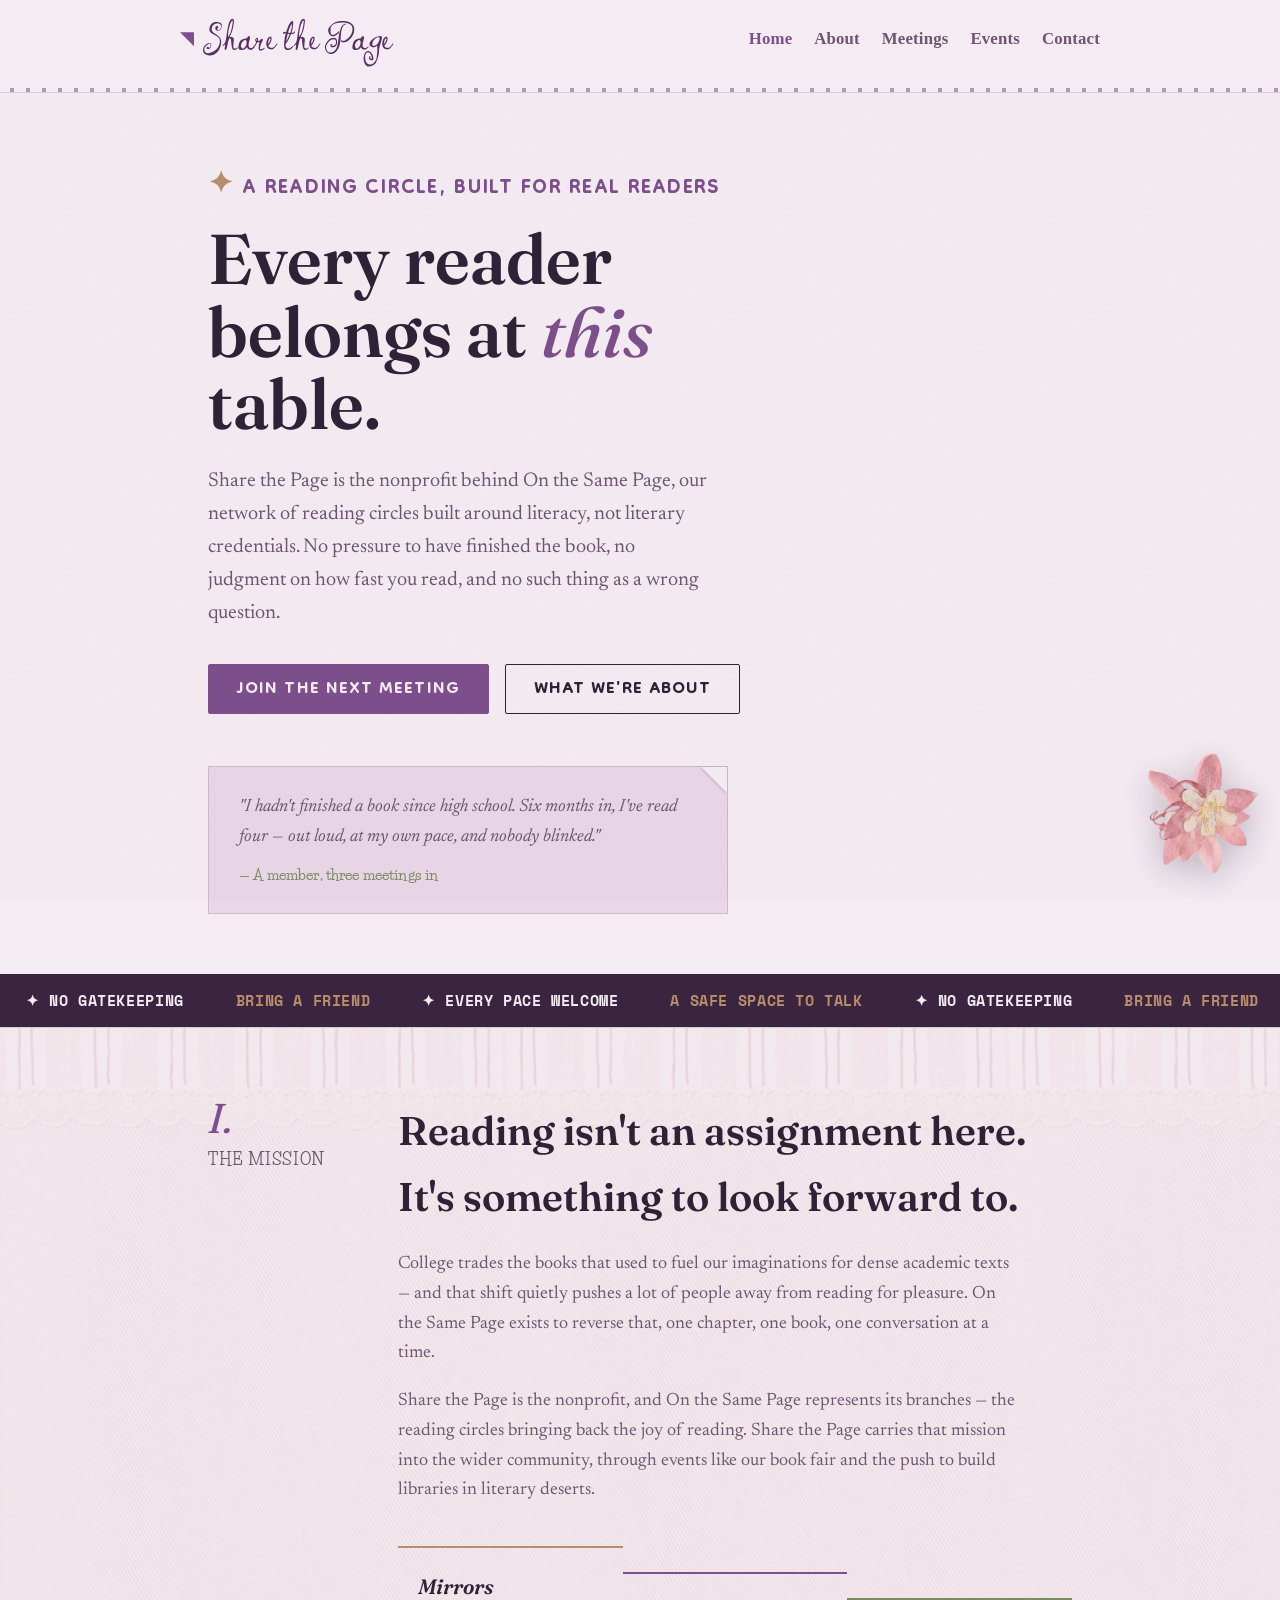
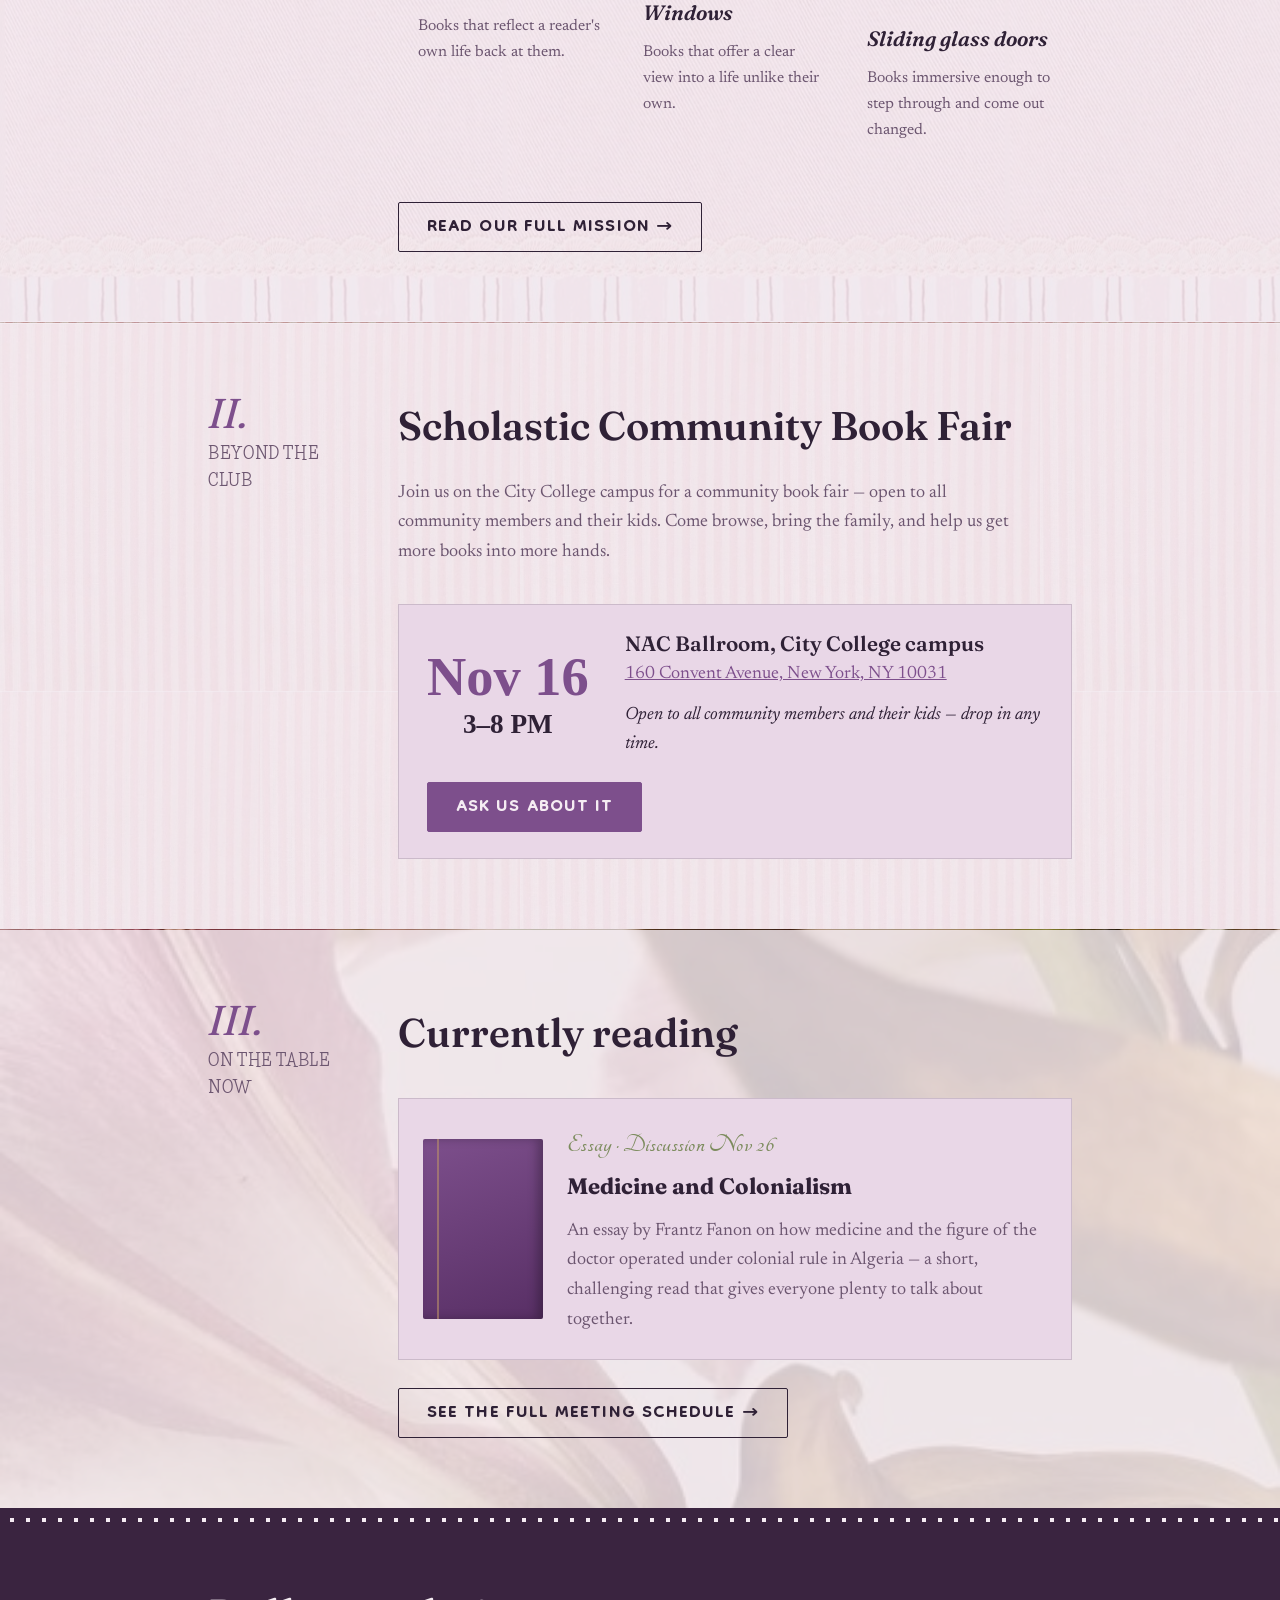
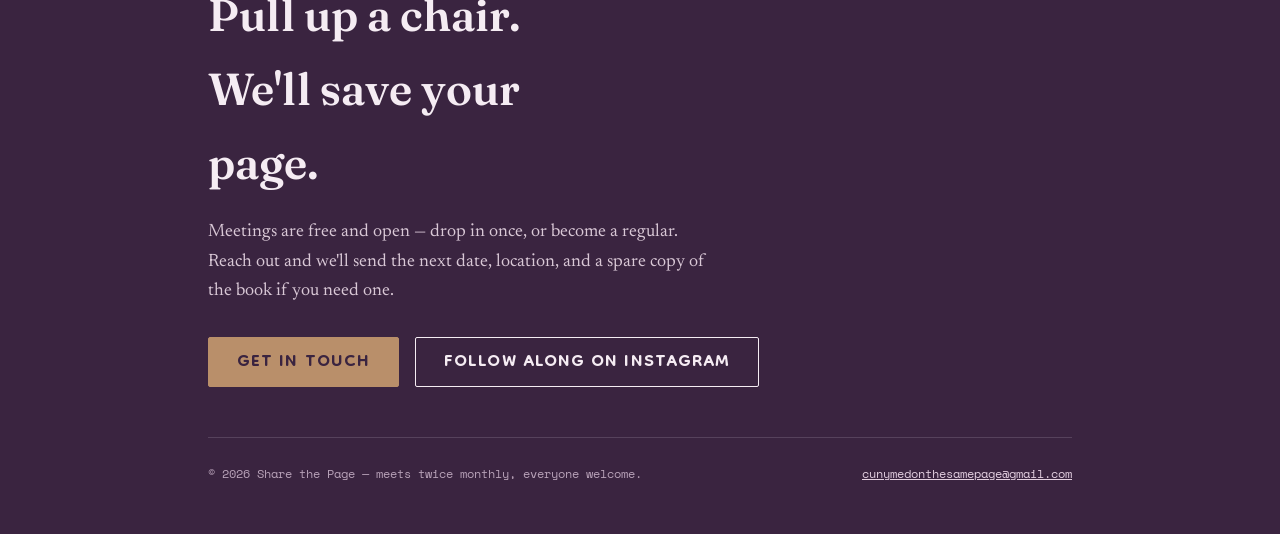
<file: index.html>
<!DOCTYPE html>
<html lang="en">
<head>
<meta charset="UTF-8">
<meta name="viewport" content="width=device-width, initial-scale=1.0">
<title>Share the Page — A literacy-first reading circle</title>
<link rel="preconnect" href="https://fonts.googleapis.com">
<link rel="preconnect" href="https://fonts.gstatic.com" crossorigin>
<link href="https://fonts.googleapis.com/css2?family=Fraunces:ital,opsz,wght@0,9..144,400;0,9..144,600;0,9..144,700;1,9..144,500&family=Newsreader:ital,wght@0,400;0,500;1,400&family=Space+Mono:wght@400;700&family=Caveat:wght@500;700&family=Lovers+Quarrel&family=Henny+Penny&family=Mountains+of+Christmas:wght@400;700&family=Tangerine:wght@400;700&family=Dongle:wght@400;700&family=Life+Savers:wght@400;700&family=Ingrid+Darling&display=swap" rel="stylesheet">
<link rel="stylesheet" href="styles.css">
</head>
<body class="paper-texture">

<header class="site">
  <div class="wrap nav">
    <a href="index.html" class="brand"><span class="fold"></span>Share the Page</a>
    <nav class="links">
      <a href="index.html" class="active">Home</a>
      <a href="about.html">About</a>
      <a href="meetings.html">Meetings</a>
      <a href="events.html">Events</a>
      <a href="contact.html">Contact</a>
    </nav>
    <button class="menu-btn" id="menuBtn" aria-label="Open menu" aria-expanded="false">
      <span></span><span></span><span></span>
    </button>
  </div>
  <div class="mobile-menu" id="mobileMenu">
      <a href="index.html" class="active">Home</a>
      <a href="about.html">About</a>
      <a href="meetings.html">Meetings</a>
      <a href="events.html">Events</a>
      <a href="contact.html">Contact</a>
  </div>
  <div class="dot-strip"></div>
</header>

<section class="hero" id="top">
  <div class="wrap">
    <span class="eyebrow"><span class="spark">✦</span> A reading circle, built for real readers</span>
    <h1>Every reader belongs at <em>this</em> table.</h1>
    <p class="lede">Share the Page is the nonprofit behind On the Same Page, our network of reading circles built around literacy, not literary credentials. No pressure to have finished the book, no judgment on how fast you read, and no such thing as a wrong question.</p>
    <div class="cta-row">
      <a href="contact.html" class="btn primary">Join the next meeting</a>
      <a href="about.html" class="btn ghost">What we're about</a>
    </div>
    <div class="fold-card">
      "I hadn't finished a book since high school. Six months in, I've read four — out loud, at my own pace, and nobody blinked."
      <cite>— A member, three meetings in</cite>
    </div>
  </div>
</section>

<div class="marquee-band">
  <div class="mq-track">
    <span class="a">✦ No gatekeeping</span>
    <span class="b">Bring a friend</span>
    <span class="a">✦ Every pace welcome</span>
    <span class="b">A safe space to talk</span>
    <span class="a">✦ No gatekeeping</span>
    <span class="b">Bring a friend</span>
    <span class="a">✦ Every pace welcome</span>
    <span class="b">A safe space to talk</span>
  </div>
</div>

<section class="chapter wallpaper mission-bg">
  <div class="wrap chapter-grid">
    <div class="margin-col">
      <span class="num">I.</span>
      <span class="label">The mission</span>
    </div>
    <div>
      <h2>Reading isn't an assignment here. It's something to look forward to.</h2>
      <p>College trades the books that used to fuel our imaginations for dense academic texts — and that shift quietly pushes a lot of people away from reading for pleasure. On the Same Page exists to reverse that, one chapter, one book, one conversation at a time.</p>
      <p>Share the Page is the nonprofit, and On the Same Page represents its branches — the reading circles bringing back the joy of reading. Share the Page carries that mission into the wider community, through events like our book fair and the push to build libraries in literary deserts.</p>
      <div class="framework">
        <div class="framework-card">
          <h3>Mirrors</h3>
          <p>Books that reflect a reader's own life back at them.</p>
        </div>
        <div class="framework-card">
          <h3>Windows</h3>
          <p>Books that offer a clear view into a life unlike their own.</p>
        </div>
        <div class="framework-card">
          <h3>Sliding glass doors</h3>
          <p>Books immersive enough to step through and come out changed.</p>
        </div>
      </div>
      <div class="cta-row" style="margin-top:36px;">
        <a href="about.html" class="btn ghost">Read our full mission →</a>
      </div>
    </div>
  </div>
</section>

<section class="chapter wallpaper beyond-bg">
  <div class="wrap chapter-grid">
    <div class="margin-col">
      <span class="num">II.</span>
      <span class="label">Beyond the club</span>
    </div>
    <div>
      <h2>Scholastic Community Book Fair</h2>
      <p>Join us on the City College campus for a community book fair — open to all community members and their kids. Come browse, bring the family, and help us get more books into more hands.</p>
      <div class="fund">
        <div class="bf">
          <div class="bf-when"><span class="bf-date">Nov 16</span><span class="bf-time">3–8 PM</span></div>
          <div class="bf-where">
            <strong>NAC Ballroom, City College campus</strong>
            <span><a href="https://ccny.cuny.edu/" target="_blank" rel="noopener">160 Convent Avenue, New York, NY 10031</a></span>
            <span class="bf-open">Open to all community members and their kids — drop in any time.</span>
          </div>
        </div>
        <div class="cta-row">
          <a href="contact.html" class="btn primary">Ask us about it</a>
        </div>
      </div>
    </div>
  </div>
</section>

<section class="chapter wallpaper reading-bg">
  <div class="wrap chapter-grid">
    <div class="margin-col">
      <span class="num">III.</span>
      <span class="label">On the table now</span>
    </div>
    <div>
      <h2>Currently reading</h2>
      <div class="book-card">
        <div class="spine"></div>
        <div>
          <span class="meta">Essay · Discussion Nov 26</span>
          <h3>Medicine and Colonialism</h3>
          <p>An essay by Frantz Fanon on how medicine and the figure of the doctor operated under colonial rule in Algeria — a short, challenging read that gives everyone plenty to talk about together.</p>
        </div>
      </div>
      <div class="cta-row" style="margin-top:28px;">
        <a href="meetings.html" class="btn ghost">See the full meeting schedule →</a>
      </div>
    </div>
  </div>
</section>

<section class="join" id="join">
  <div class="dot-strip dark" style="position:absolute; top:0; left:0; right:0;"></div>
  <div class="wrap">
    <h2>Pull up a chair. We'll save your page.</h2>
    <p>Meetings are free and open — drop in once, or become a regular. Reach out and we'll send the next date, location, and a spare copy of the book if you need one.</p>
    <div class="cta-row">
      <a href="contact.html" class="btn primary">Get in touch</a>
      <a href="https://www.instagram.com/csom_onthesamepage/" class="btn ghost" target="_blank" rel="noopener">Follow along on Instagram</a>
    </div>
    <footer>
      <span>© 2026 Share the Page — meets twice monthly, everyone welcome.</span>
      <a href="mailto:cunymedonthesamepage@gmail.com">cunymedonthesamepage@gmail.com</a>
    </footer>
  </div>
</section>

<img src="flower.png" alt="" aria-hidden="true" class="spin-flower" id="spinFlower">

<script>
  (function(){
    var btn = document.getElementById('menuBtn');
    var menu = document.getElementById('mobileMenu');
    if(!btn || !menu) return;
    btn.addEventListener('click', function(){
      var isOpen = menu.classList.toggle('open');
      btn.classList.toggle('open', isOpen);
      btn.setAttribute('aria-expanded', isOpen ? 'true' : 'false');
    });
  })();
</script>
</body>
<script>
  (function(){
    var flower = document.getElementById('spinFlower');
    if(!flower) return;
    var reduceMotion = window.matchMedia('(prefers-reduced-motion: reduce)').matches;
    if(reduceMotion) return;
    var ticking = false;
    function update(){
      var angle = (window.scrollY * 0.35) % 360;
      flower.style.transform = 'rotate(' + angle + 'deg)';
      ticking = false;
    }
    window.addEventListener('scroll', function(){
      if(!ticking){
        window.requestAnimationFrame(update);
        ticking = true;
      }
    }, {passive:true});
  })();
</script>
</html>
</file>
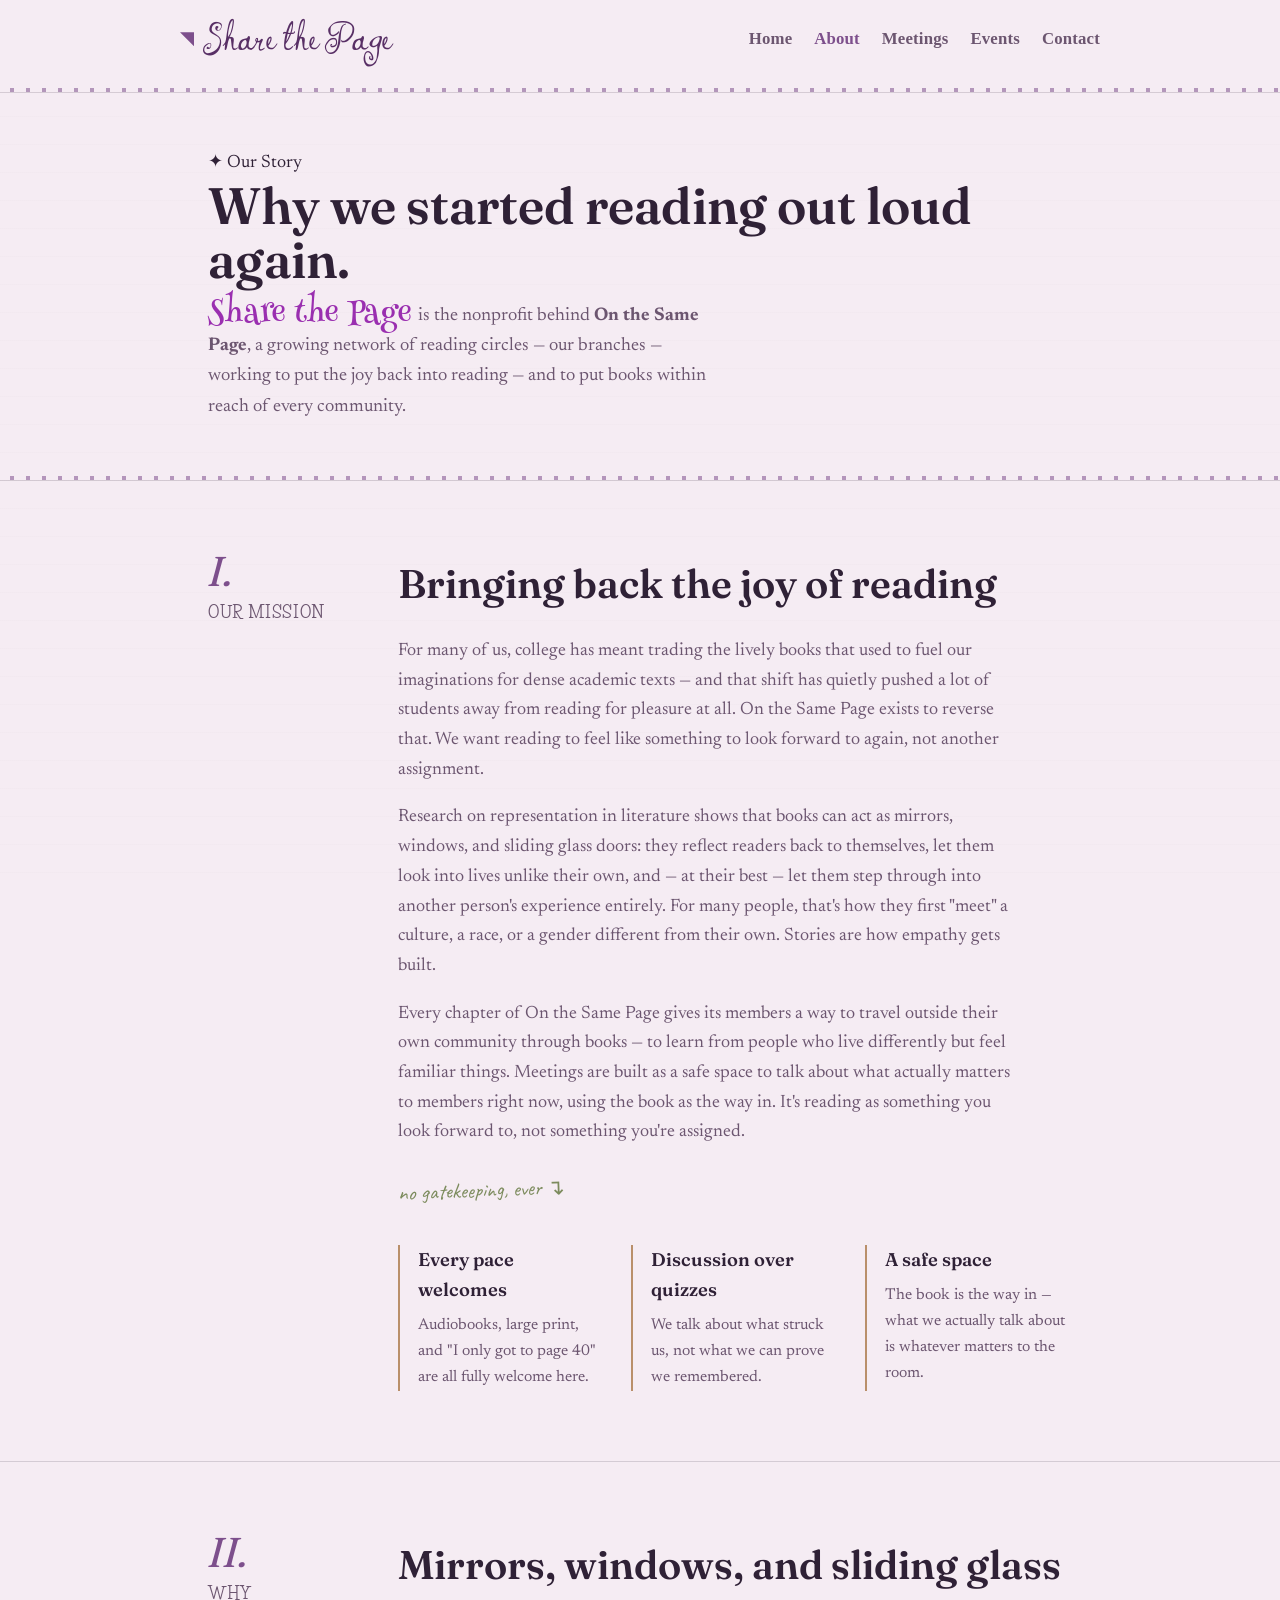
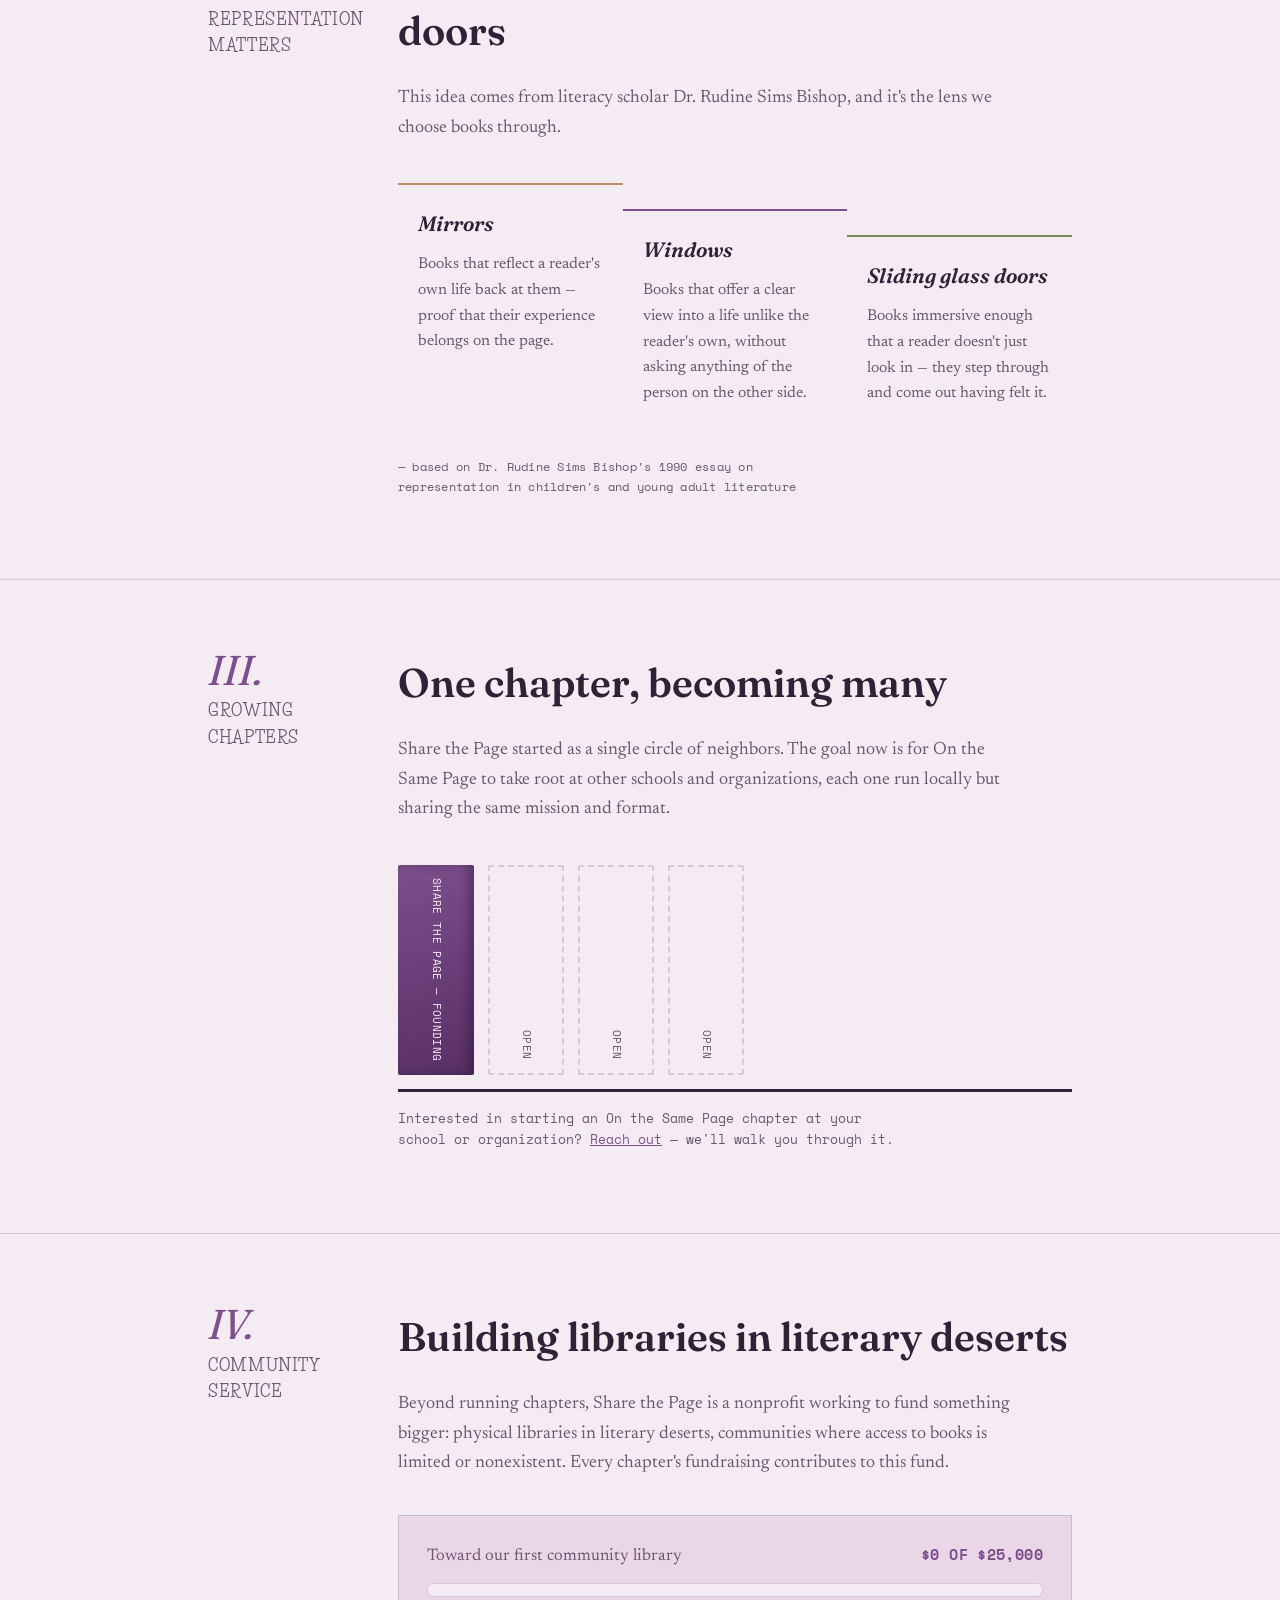
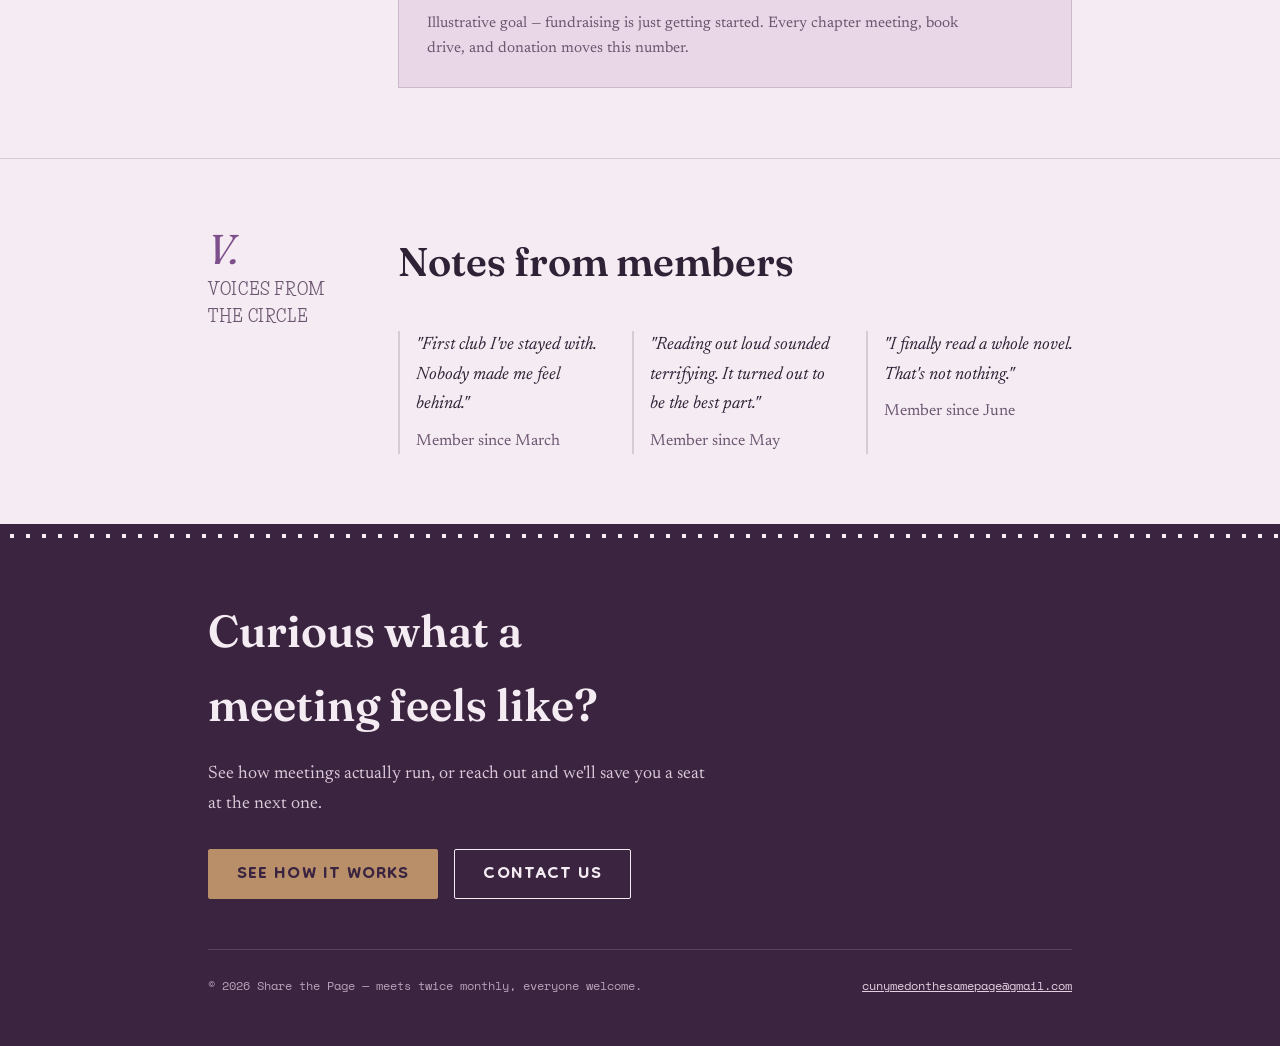
<file: about.html>
<!DOCTYPE html>
<html lang="en">
<head>
<meta charset="UTF-8">
<meta name="viewport" content="width=device-width, initial-scale=1.0">
<title>About — Share the Page</title>
<link rel="preconnect" href="https://fonts.googleapis.com">
<link rel="preconnect" href="https://fonts.gstatic.com" crossorigin>
<link href="https://fonts.googleapis.com/css2?family=Fraunces:ital,opsz,wght@0,9..144,400;0,9..144,600;0,9..144,700;1,9..144,500&family=Newsreader:ital,wght@0,400;0,500;1,400&family=Space+Mono:wght@400;700&family=Caveat:wght@500;700&family=Lovers+Quarrel&family=Henny+Penny&family=Mountains+of+Christmas:wght@400;700&family=Tangerine:wght@400;700&family=Dongle:wght@400;700&family=Life+Savers:wght@400;700&family=Ingrid+Darling&display=swap" rel="stylesheet">
<link rel="stylesheet" href="styles.css">
</head>
<body>

<header class="site">
  <div class="wrap nav">
    <a href="index.html" class="brand"><span class="fold"></span>Share the Page</a>
    <nav class="links">
      <a href="index.html">Home</a>
      <a href="about.html" class="active">About</a>
      <a href="meetings.html">Meetings</a>
      <a href="events.html">Events</a>
      <a href="contact.html">Contact</a>
    </nav>
    <button class="menu-btn" id="menuBtn" aria-label="Open menu" aria-expanded="false">
      <span></span><span></span><span></span>
    </button>
  </div>
  <div class="mobile-menu" id="mobileMenu">
      <a href="index.html">Home</a>
      <a href="about.html" class="active">About</a>
      <a href="meetings.html">Meetings</a>
      <a href="events.html">Events</a>
      <a href="contact.html">Contact</a>
  </div>
  <div class="dot-strip"></div>
</header>

<section class="page-hero">
  <div class="wrap">
    <span class="eyebrow"><span class="spark">✦</span> Our Story</span>
    <h1>Why we started reading out loud again.</h1>
    <p class="lede"><span class="chapter-lead">Share the Page</span> is the nonprofit behind <strong>On the Same Page</strong>, a growing network of reading circles — our branches — working to put the joy back into reading — and to put books within reach of every community.</p>
  </div>
</section>

<div class="dot-strip"></div>

<section class="chapter">
  <div class="wrap chapter-grid">
    <div class="margin-col">
      <span class="num">I.</span>
      <span class="label">Our Mission</span>
    </div>
    <div>
      <h2>Bringing back the joy of reading</h2>
      <p>For many of us, college has meant trading the lively books that used to fuel our imaginations for dense academic texts — and that shift has quietly pushed a lot of students away from reading for pleasure at all. On the Same Page exists to reverse that. We want reading to feel like something to look forward to again, not another assignment.</p>
      <p>Research on representation in literature shows that books can act as mirrors, windows, and sliding glass doors: they reflect readers back to themselves, let them look into lives unlike their own, and — at their best — let them step through into another person's experience entirely. For many people, that's how they first "meet" a culture, a race, or a gender different from their own. Stories are how empathy gets built.</p>
      <p>Every chapter of On the Same Page gives its members a way to travel outside their own community through books — to learn from people who live differently but feel familiar things. Meetings are built as a safe space to talk about what actually matters to members right now, using the book as the way in. It's reading as something you look forward to, not something you're assigned.</p>
      <span class="scribble">no gatekeeping, ever ↴</span>
      <div class="pillars">
        <div class="pillar">
          <h3>Every pace welcomes</h3>
          <p>Audiobooks, large print, and "I only got to page 40" are all fully welcome here.</p>
        </div>
        <div class="pillar">
          <h3>Discussion over quizzes</h3>
          <p>We talk about what struck us, not what we can prove we remembered.</p>
        </div>
        <div class="pillar">
          <h3>A safe space</h3>
          <p>The book is the way in — what we actually talk about is whatever matters to the room.</p>
        </div>
      </div>
    </div>
  </div>
</section>

<section class="chapter">
  <div class="wrap chapter-grid">
    <div class="margin-col">
      <span class="num">II.</span>
      <span class="label">Why Representation Matters</span>
    </div>
    <div>
      <h2>Mirrors, windows, and sliding glass doors</h2>
      <p>This idea comes from literacy scholar Dr. Rudine Sims Bishop, and it's the lens we choose books through.</p>
      <div class="framework">
        <div class="framework-card">
          <h3>Mirrors</h3>
          <p>Books that reflect a reader's own life back at them — proof that their experience belongs on the page.</p>
        </div>
        <div class="framework-card">
          <h3>Windows</h3>
          <p>Books that offer a clear view into a life unlike the reader's own, without asking anything of the person on the other side.</p>
        </div>
        <div class="framework-card">
          <h3>Sliding glass doors</h3>
          <p>Books immersive enough that a reader doesn't just look in — they step through and come out having felt it.</p>
        </div>
      </div>
      <p class="framework-attrib">— based on Dr. Rudine Sims Bishop's 1990 essay on representation in children's and young adult literature</p>
    </div>
  </div>
</section>

<section class="chapter">
  <div class="wrap chapter-grid">
    <div class="margin-col">
      <span class="num">III.</span>
      <span class="label">Growing Chapters</span>
    </div>
    <div>
      <h2>One chapter, becoming many</h2>
      <p>Share the Page started as a single circle of neighbors. The goal now is for On the Same Page to take root at other schools and organizations, each one run locally but sharing the same mission and format.</p>
      <div class="shelf">
        <div class="shelf-spine filled"><span>Share the Page — Founding</span></div>
        <div class="shelf-spine open"><span>Open</span></div>
        <div class="shelf-spine open"><span>Open</span></div>
        <div class="shelf-spine open"><span>Open</span></div>
      </div>
      <p class="shelf-caption">Interested in starting an On the Same Page chapter at your school or organization? <a href="contact.html">Reach out</a> — we'll walk you through it.</p>
    </div>
  </div>
</section>

<section class="chapter" id="libraries">
  <div class="wrap chapter-grid">
    <div class="margin-col">
      <span class="num">IV.</span>
      <span class="label">Community Service</span>
    </div>
    <div>
      <h2>Building libraries in literary deserts</h2>
      <p>Beyond running chapters, Share the Page is a nonprofit working to fund something bigger: physical libraries in literary deserts, communities where access to books is limited or nonexistent. Every chapter's fundraising contributes to this fund.</p>
      <div class="fund">
        <div class="fund-top">
          <span>Toward our first community library</span>
          <strong>$0 of $25,000</strong>
        </div>
        <div class="fund-track"><div class="fund-fill" style="width:0%;"></div></div>
        <p class="fund-note">Illustrative goal — fundraising is just getting started. Every chapter meeting, book drive, and donation moves this number.</p>
      </div>
    </div>
  </div>
</section>

<section class="chapter" id="voices">
  <div class="wrap chapter-grid">
    <div class="margin-col">
      <span class="num">V.</span>
      <span class="label">Voices from the Circle</span>
    </div>
    <div>
      <h2>Notes from members</h2>
      <div class="voices">
        <div class="voice">
          <p>"First club I've stayed with. Nobody made me feel behind."</p>
          <div class="who">Member since March</div>
        </div>
        <div class="voice">
          <p>"Reading out loud sounded terrifying. It turned out to be the best part."</p>
          <div class="who">Member since May</div>
        </div>
        <div class="voice">
          <p>"I finally read a whole novel. That's not nothing."</p>
          <div class="who">Member since June</div>
        </div>
      </div>
    </div>
  </div>
</section>

<section class="join" id="join">
  <div class="dot-strip dark" style="position:absolute; top:0; left:0; right:0;"></div>
  <div class="wrap">
    <h2>Curious what a meeting feels like?</h2>
    <p>See how meetings actually run, or reach out and we'll save you a seat at the next one.</p>
    <div class="cta-row">
      <a href="meetings.html" class="btn primary">See how it works</a>
      <a href="contact.html" class="btn ghost">Contact us</a>
    </div>
    <footer>
      <span>© 2026 Share the Page — meets twice monthly, everyone welcome.</span>
      <a href="mailto:cunymedonthesamepage@gmail.com">cunymedonthesamepage@gmail.com</a>
    </footer>
  </div>
</section>

<script>
  (function(){
    var btn = document.getElementById('menuBtn');
    var menu = document.getElementById('mobileMenu');
    if(!btn || !menu) return;
    btn.addEventListener('click', function(){
      var isOpen = menu.classList.toggle('open');
      btn.classList.toggle('open', isOpen);
      btn.setAttribute('aria-expanded', isOpen ? 'true' : 'false');
    });
  })();
</script>
</body>
</html>
</file>
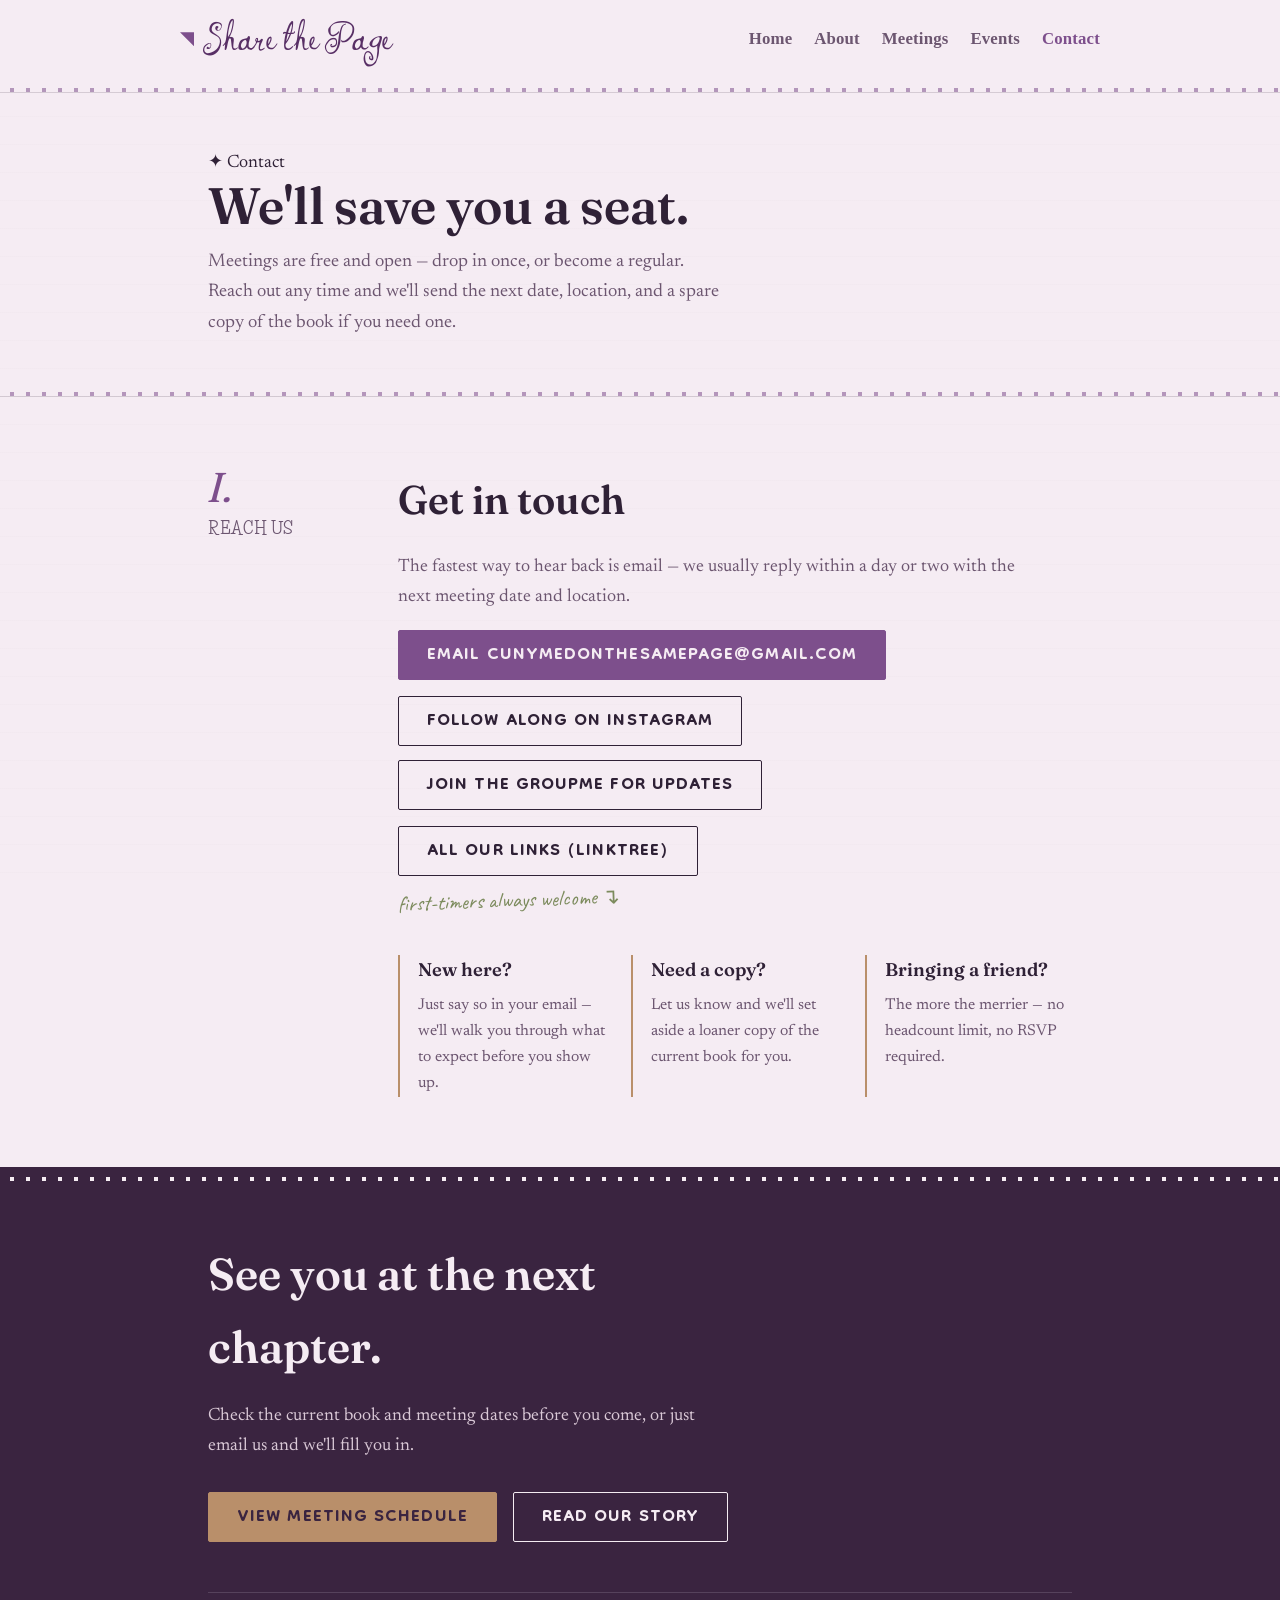
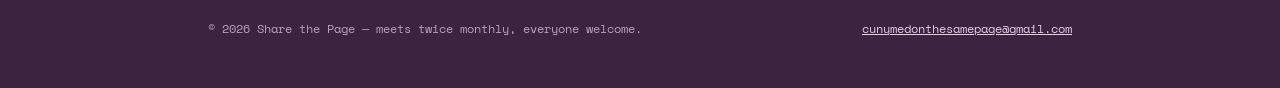
<file: contact.html>
<!DOCTYPE html>
<html lang="en">
<head>
<meta charset="UTF-8">
<meta name="viewport" content="width=device-width, initial-scale=1.0">
<title>Contact — Share the Page</title>
<link rel="preconnect" href="https://fonts.googleapis.com">
<link rel="preconnect" href="https://fonts.gstatic.com" crossorigin>
<link href="https://fonts.googleapis.com/css2?family=Fraunces:ital,opsz,wght@0,9..144,400;0,9..144,600;0,9..144,700;1,9..144,500&family=Newsreader:ital,wght@0,400;0,500;1,400&family=Space+Mono:wght@400;700&family=Caveat:wght@500;700&family=Lovers+Quarrel&family=Henny+Penny&family=Mountains+of+Christmas:wght@400;700&family=Tangerine:wght@400;700&family=Dongle:wght@400;700&family=Life+Savers:wght@400;700&family=Ingrid+Darling&display=swap" rel="stylesheet">
<link rel="stylesheet" href="styles.css">
</head>
<body>

<header class="site">
  <div class="wrap nav">
    <a href="index.html" class="brand"><span class="fold"></span>Share the Page</a>
    <nav class="links">
      <a href="index.html">Home</a>
      <a href="about.html">About</a>
      <a href="meetings.html">Meetings</a>
      <a href="events.html">Events</a>
      <a href="contact.html" class="active">Contact</a>
    </nav>
    <button class="menu-btn" id="menuBtn" aria-label="Open menu" aria-expanded="false">
      <span></span><span></span><span></span>
    </button>
  </div>
  <div class="mobile-menu" id="mobileMenu">
      <a href="index.html">Home</a>
      <a href="about.html">About</a>
      <a href="meetings.html">Meetings</a>
      <a href="events.html">Events</a>
      <a href="contact.html" class="active">Contact</a>
  </div>
  <div class="dot-strip"></div>
</header>

<section class="page-hero">
  <div class="wrap">
    <span class="eyebrow"><span class="spark">✦</span> Contact</span>
    <h1>We'll save you a seat.</h1>
    <p class="lede">Meetings are free and open — drop in once, or become a regular. Reach out any time and we'll send the next date, location, and a spare copy of the book if you need one.</p>
  </div>
</section>

<div class="dot-strip"></div>

<section class="chapter" id="reach-us">
  <div class="wrap chapter-grid">
    <div class="margin-col">
      <span class="num">I.</span>
      <span class="label">Reach us</span>
    </div>
    <div>
      <h2>Get in touch</h2>
      <p>The fastest way to hear back is email — we usually reply within a day or two with the next meeting date and location.</p>
      <div class="cta-row">
        <a href="mailto:cunymedonthesamepage@gmail.com" class="btn primary">Email cunymedonthesamepage@gmail.com</a>
        <a href="https://www.instagram.com/csom_onthesamepage/" class="btn ghost" target="_blank" rel="noopener">Follow along on Instagram</a>
      </div>
      <div class="cta-row" style="margin-top:14px;">
        <a href="https://groupme.com/join_group/104015375/opVr8p7P" class="btn ghost" target="_blank" rel="noopener">Join the GroupMe for updates</a>
        <a href="https://linktr.ee/sd_onthesamepage" class="btn ghost" target="_blank" rel="noopener">All our links (Linktree)</a>
      </div>
      <span class="scribble">first-timers always welcome ↴</span>
      <div class="pillars">
        <div class="pillar">
          <h3>New here?</h3>
          <p>Just say so in your email — we'll walk you through what to expect before you show up.</p>
        </div>
        <div class="pillar">
          <h3>Need a copy?</h3>
          <p>Let us know and we'll set aside a loaner copy of the current book for you.</p>
        </div>
        <div class="pillar">
          <h3>Bringing a friend?</h3>
          <p>The more the merrier — no headcount limit, no RSVP required.</p>
        </div>
      </div>
    </div>
  </div>
</section>

<section class="join" id="join">
  <div class="dot-strip dark" style="position:absolute; top:0; left:0; right:0;"></div>
  <div class="wrap">
    <h2>See you at the next chapter.</h2>
    <p>Check the current book and meeting dates before you come, or just email us and we'll fill you in.</p>
    <div class="cta-row">
      <a href="meetings.html" class="btn primary">View meeting schedule</a>
      <a href="about.html" class="btn ghost">Read our story</a>
    </div>
    <footer>
      <span>© 2026 Share the Page — meets twice monthly, everyone welcome.</span>
      <a href="mailto:cunymedonthesamepage@gmail.com">cunymedonthesamepage@gmail.com</a>
    </footer>
  </div>
</section>

<script>
  (function(){
    var btn = document.getElementById('menuBtn');
    var menu = document.getElementById('mobileMenu');
    if(!btn || !menu) return;
    btn.addEventListener('click', function(){
      var isOpen = menu.classList.toggle('open');
      btn.classList.toggle('open', isOpen);
      btn.setAttribute('aria-expanded', isOpen ? 'true' : 'false');
    });
  })();
</script>
</body>
</html>
</file>
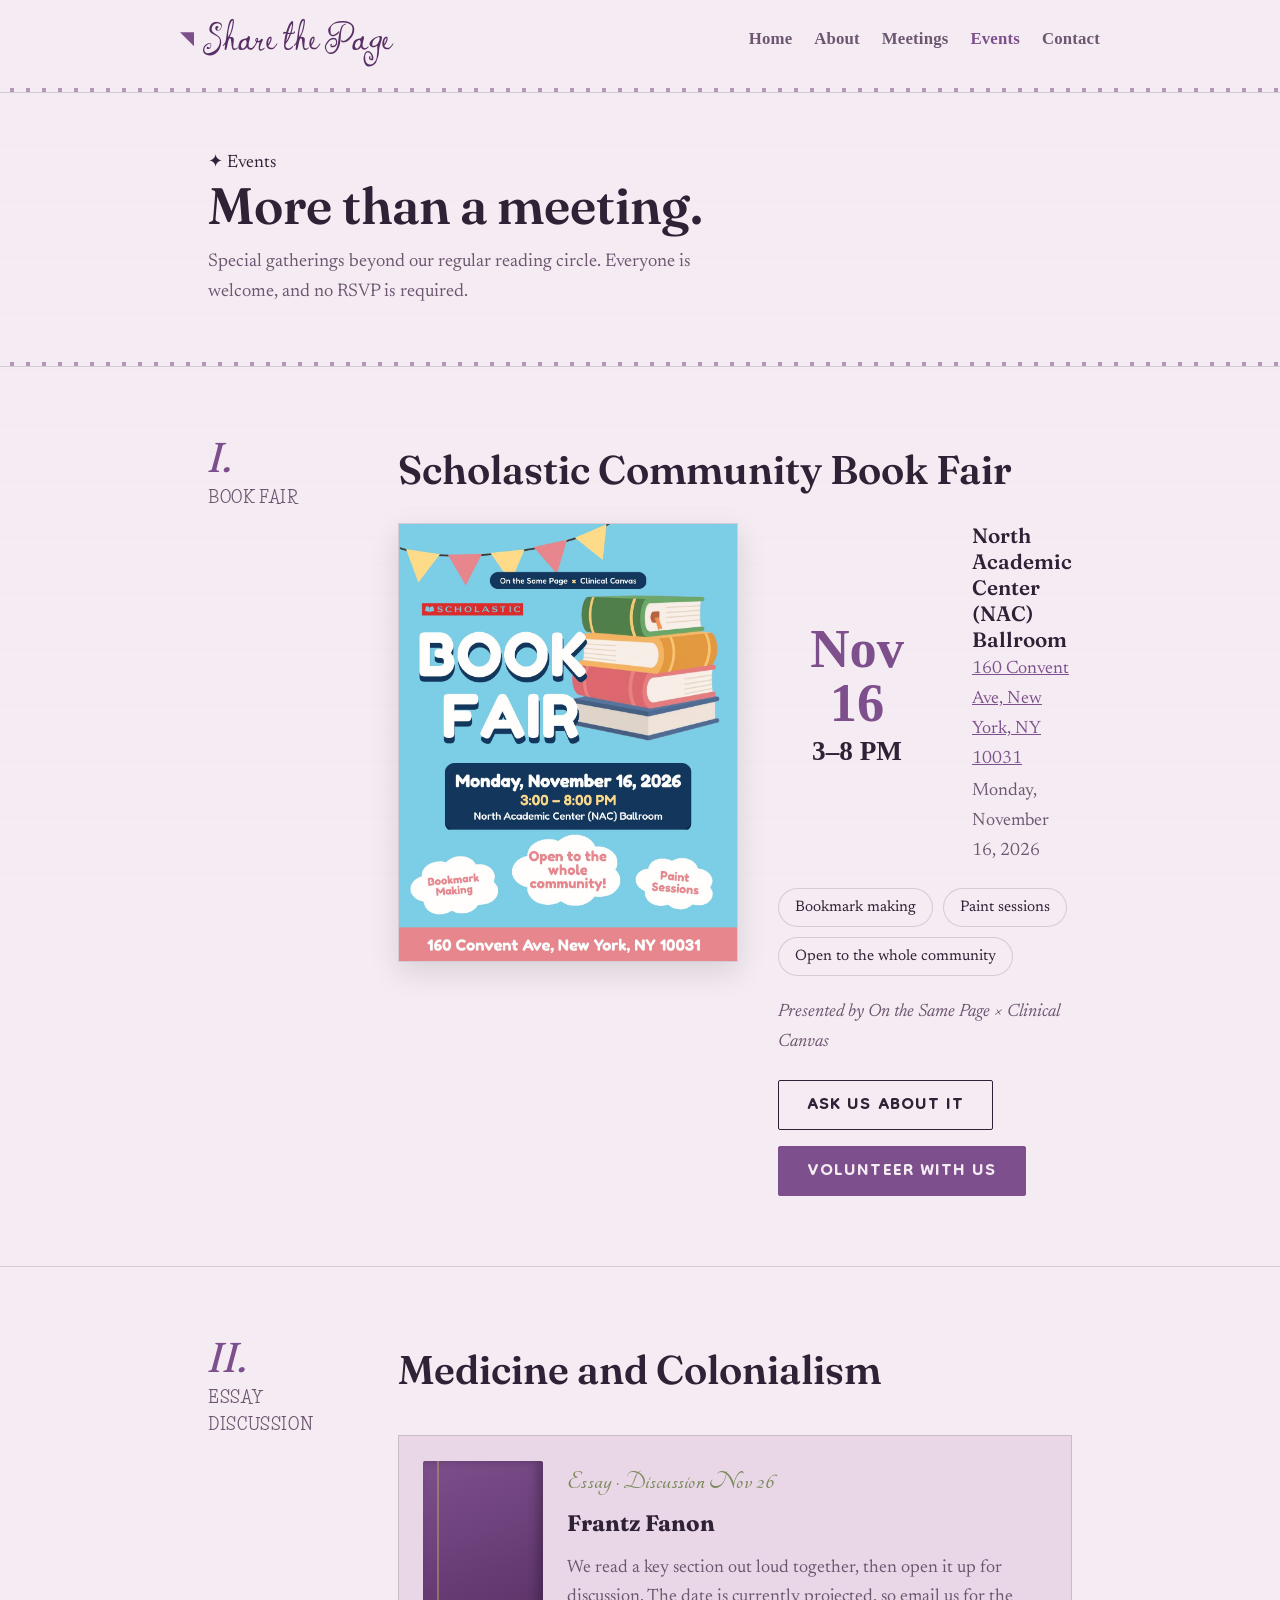
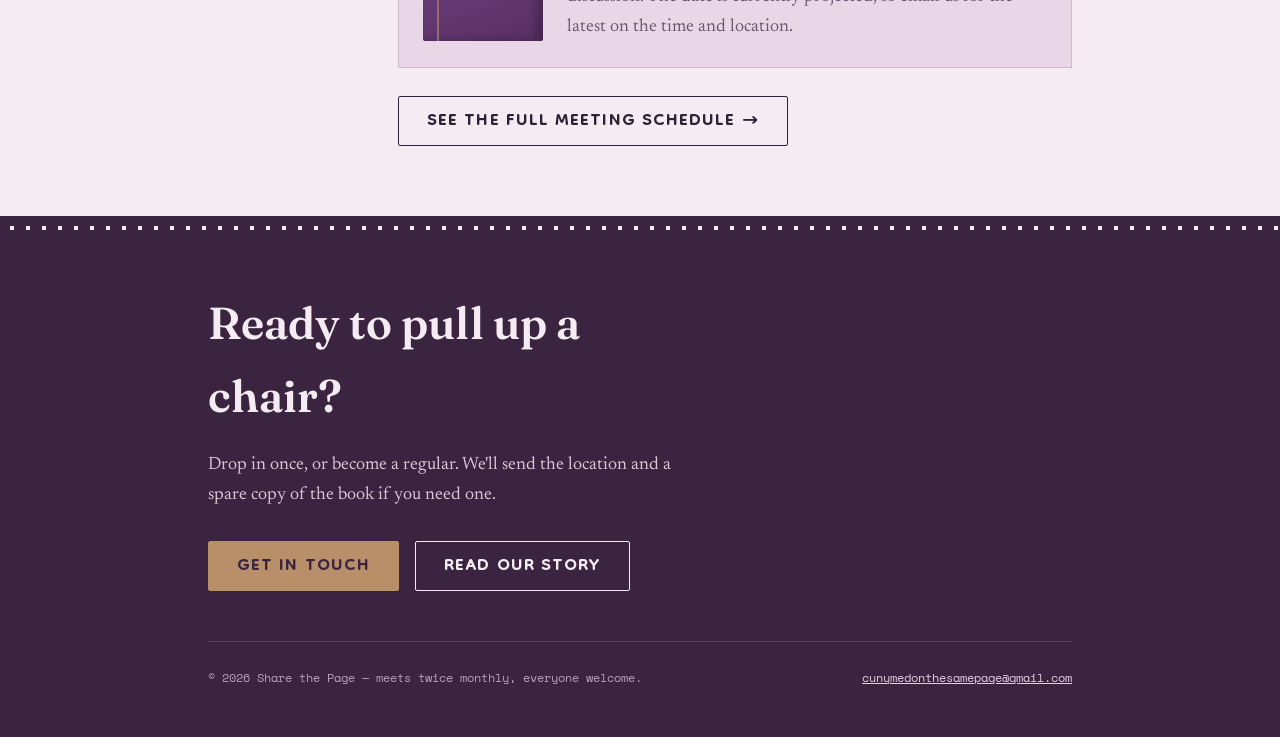
<file: events.html>
<!DOCTYPE html>
<html lang="en">
<head>
<meta charset="UTF-8">
<meta name="viewport" content="width=device-width, initial-scale=1.0">
<title>Events — Share the Page</title>
<link rel="preconnect" href="https://fonts.googleapis.com">
<link rel="preconnect" href="https://fonts.gstatic.com" crossorigin>
<link href="https://fonts.googleapis.com/css2?family=Fraunces:ital,opsz,wght@0,9..144,400;0,9..144,600;0,9..144,700;1,9..144,500&family=Newsreader:ital,wght@0,400;0,500;1,400&family=Space+Mono:wght@400;700&family=Caveat:wght@500;700&family=Lovers+Quarrel&family=Henny+Penny&family=Mountains+of+Christmas:wght@400;700&family=Tangerine:wght@400;700&family=Dongle:wght@400;700&family=Life+Savers:wght@400;700&family=Ingrid+Darling&display=swap" rel="stylesheet">
<link rel="stylesheet" href="styles.css">
</head>
<body>

<header class="site">
  <div class="wrap nav">
    <a href="index.html" class="brand"><span class="fold"></span>Share the Page</a>
    <nav class="links">
      <a href="index.html">Home</a>
      <a href="about.html">About</a>
      <a href="meetings.html">Meetings</a>
      <a href="events.html" class="active">Events</a>
      <a href="contact.html">Contact</a>
    </nav>
    <button class="menu-btn" id="menuBtn" aria-label="Open menu" aria-expanded="false">
      <span></span><span></span><span></span>
    </button>
  </div>
  <div class="mobile-menu" id="mobileMenu">
      <a href="index.html">Home</a>
      <a href="about.html">About</a>
      <a href="meetings.html">Meetings</a>
      <a href="events.html" class="active">Events</a>
      <a href="contact.html">Contact</a>
  </div>
  <div class="dot-strip"></div>
</header>

<section class="page-hero">
  <div class="wrap">
    <span class="eyebrow"><span class="spark">✦</span> Events</span>
    <h1>More than a meeting.</h1>
    <p class="lede">Special gatherings beyond our regular reading circle. Everyone is welcome, and no RSVP is required.</p>
  </div>
</section>

<div class="dot-strip"></div>

<section class="chapter" id="book-fair">
  <div class="wrap chapter-grid">
    <div class="margin-col">
      <span class="num">I.</span>
      <span class="label">Book fair</span>
    </div>
    <div>
      <h2>Scholastic Community Book Fair</h2>
      <div class="ev">
        <img src="book-fair-flyer.jpg" alt="Flyer for the Scholastic Book Fair on Monday, November 16, 2026, 3 to 8 PM, in the NAC Ballroom at 160 Convent Ave, New York, NY 10031. Bookmark making, paint sessions, open to the whole community.">
        <div class="ev-details">
          <div class="bf">
            <div class="bf-when"><span class="bf-date">Nov 16</span><span class="bf-time">3–8 PM</span></div>
            <div class="bf-where">
              <strong>North Academic Center (NAC) Ballroom</strong>
              <span><a href="https://ccny.cuny.edu/" target="_blank" rel="noopener">160 Convent Ave, New York, NY 10031</a></span>
              <span>Monday, November 16, 2026</span>
            </div>
          </div>
          <ul class="chips">
            <li>Bookmark making</li>
            <li>Paint sessions</li>
            <li>Open to the whole community</li>
          </ul>
          <p class="ev-presented">Presented by On the Same Page × Clinical Canvas</p>
          <div class="cta-row"><a href="contact.html" class="btn ghost ev-btn">Ask us about it</a>
            <a href="https://forms.gle/2nYNAkCN9FXEJiKs8" class="btn primary ev-btn" target="_blank" rel="noopener">Volunteer with us</a></div>
        </div>
      </div>
    </div>
  </div>
</section>

<section class="chapter" id="discussion">
  <div class="wrap chapter-grid">
    <div class="margin-col">
      <span class="num">II.</span>
      <span class="label">Essay discussion</span>
    </div>
    <div>
      <h2>Medicine and Colonialism</h2>
      <div class="book-card">
        <div class="spine"></div>
        <div>
          <span class="meta">Essay · Discussion Nov 26</span>
          <h3>Frantz Fanon</h3>
          <p>We read a key section out loud together, then open it up for discussion. The date is currently projected, so email us for the latest on the time and location.</p>
        </div>
      </div>
      <div class="cta-row" style="margin-top:28px;"><a href="meetings.html" class="btn ghost">See the full meeting schedule →</a></div>
    </div>
  </div>
</section>

<section class="join" id="join">
  <div class="dot-strip dark" style="position:absolute; top:0; left:0; right:0;"></div>
  <div class="wrap">
    <h2>Ready to pull up a chair?</h2>
    <p>Drop in once, or become a regular. We'll send the location and a spare copy of the book if you need one.</p>
    <div class="cta-row">
      <a href="contact.html" class="btn primary">Get in touch</a>
      <a href="about.html" class="btn ghost">Read our story</a>
    </div>
    <footer>
      <span>© 2026 Share the Page — meets twice monthly, everyone welcome.</span>
      <a href="mailto:cunymedonthesamepage@gmail.com">cunymedonthesamepage@gmail.com</a>
    </footer>
  </div>
</section>

<script>
  (function(){
    var btn = document.getElementById('menuBtn');
    var menu = document.getElementById('mobileMenu');
    if(!btn || !menu) return;
    btn.addEventListener('click', function(){
      var isOpen = menu.classList.toggle('open');
      btn.classList.toggle('open', isOpen);
      btn.setAttribute('aria-expanded', isOpen ? 'true' : 'false');
    });
  })();
</script>
</body>
</html>
</file>
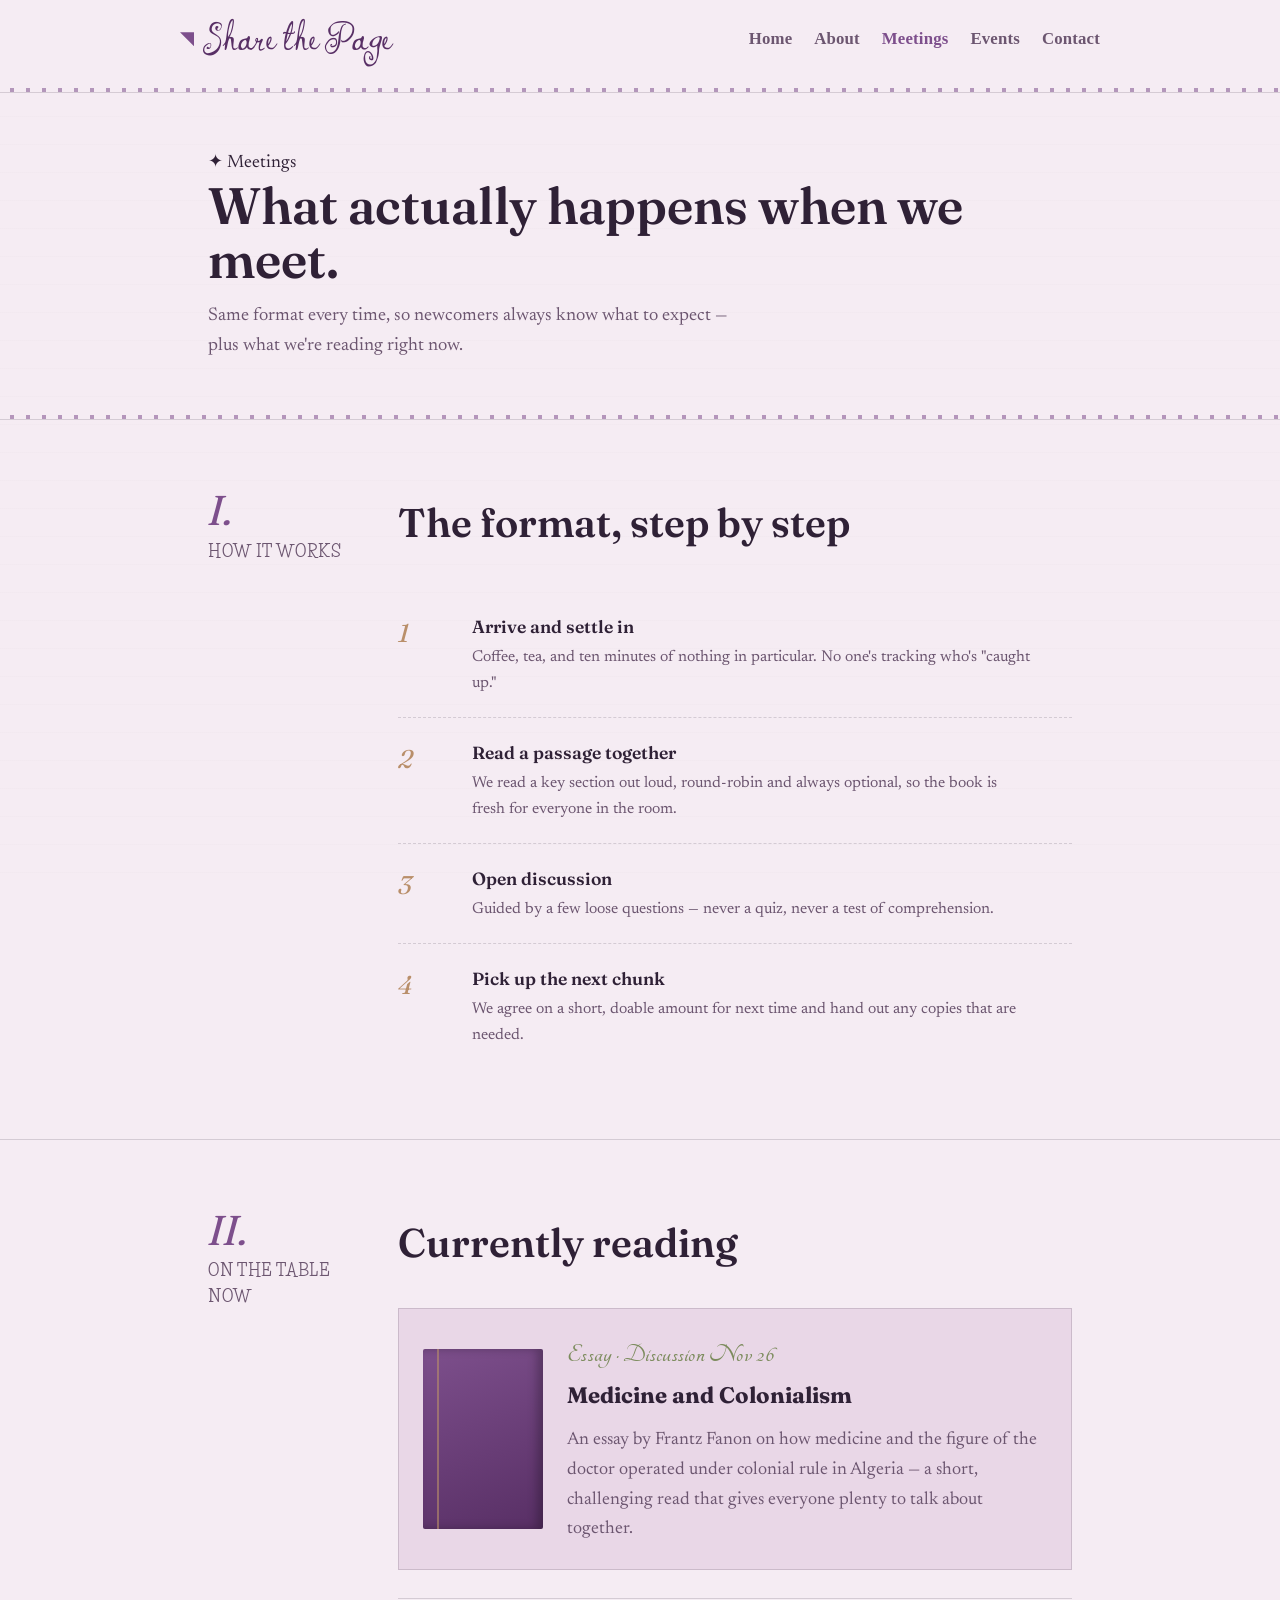
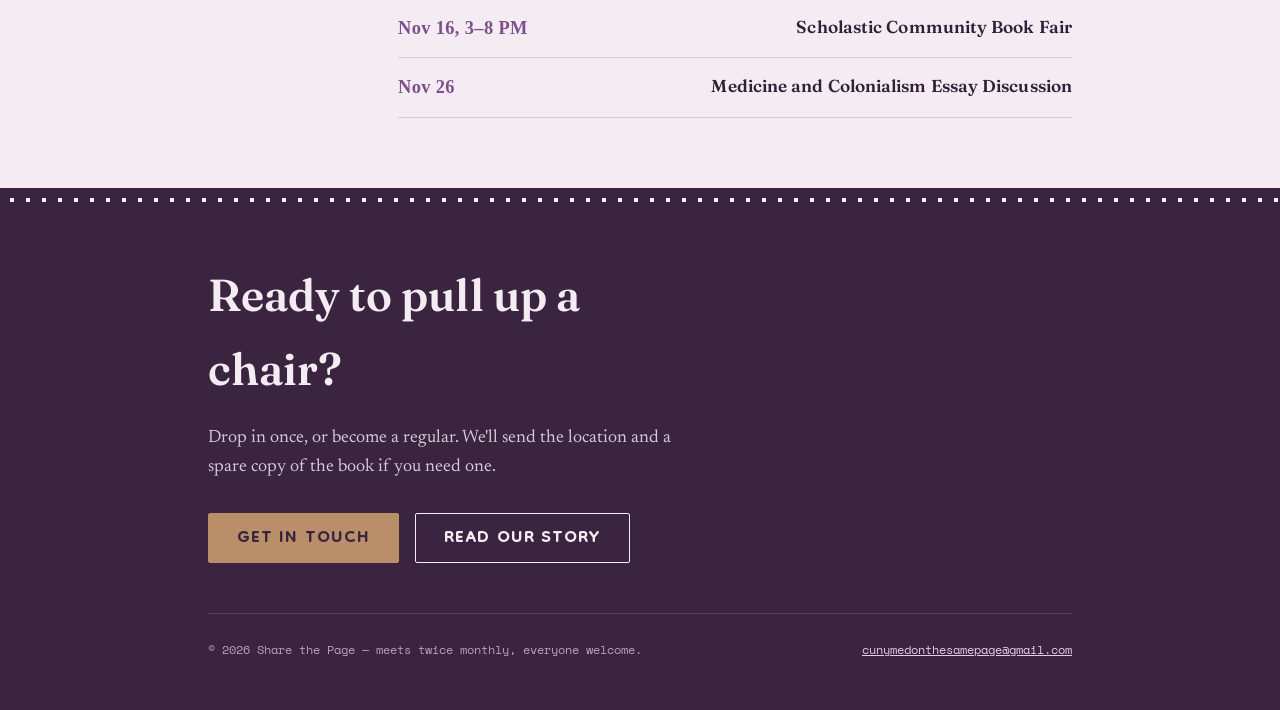
<file: meetings.html>
<!DOCTYPE html>
<html lang="en">
<head>
<meta charset="UTF-8">
<meta name="viewport" content="width=device-width, initial-scale=1.0">
<title>Meetings — Share the Page</title>
<link rel="preconnect" href="https://fonts.googleapis.com">
<link rel="preconnect" href="https://fonts.gstatic.com" crossorigin>
<link href="https://fonts.googleapis.com/css2?family=Fraunces:ital,opsz,wght@0,9..144,400;0,9..144,600;0,9..144,700;1,9..144,500&family=Newsreader:ital,wght@0,400;0,500;1,400&family=Space+Mono:wght@400;700&family=Caveat:wght@500;700&family=Lovers+Quarrel&family=Henny+Penny&family=Mountains+of+Christmas:wght@400;700&family=Tangerine:wght@400;700&family=Dongle:wght@400;700&family=Life+Savers:wght@400;700&family=Ingrid+Darling&display=swap" rel="stylesheet">
<link rel="stylesheet" href="styles.css">
</head>
<body>

<header class="site">
  <div class="wrap nav">
    <a href="index.html" class="brand"><span class="fold"></span>Share the Page</a>
    <nav class="links">
      <a href="index.html">Home</a>
      <a href="about.html">About</a>
      <a href="meetings.html" class="active">Meetings</a>
      <a href="events.html">Events</a>
      <a href="contact.html">Contact</a>
    </nav>
    <button class="menu-btn" id="menuBtn" aria-label="Open menu" aria-expanded="false">
      <span></span><span></span><span></span>
    </button>
  </div>
  <div class="mobile-menu" id="mobileMenu">
      <a href="index.html">Home</a>
      <a href="about.html">About</a>
      <a href="meetings.html" class="active">Meetings</a>
      <a href="events.html">Events</a>
      <a href="contact.html">Contact</a>
  </div>
  <div class="dot-strip"></div>
</header>

<section class="page-hero">
  <div class="wrap">
    <span class="eyebrow"><span class="spark">✦</span> Meetings</span>
    <h1>What actually happens when we meet.</h1>
    <p class="lede">Same format every time, so newcomers always know what to expect — plus what we're reading right now.</p>
  </div>
</section>

<div class="dot-strip"></div>

<section class="chapter" id="how">
  <div class="wrap chapter-grid">
    <div class="margin-col">
      <span class="num">I.</span>
      <span class="label">How it works</span>
    </div>
    <div>
      <h2>The format, step by step</h2>
      <ol class="steps">
        <li>
          <div>
            <h3>Arrive and settle in</h3>
            <p>Coffee, tea, and ten minutes of nothing in particular. No one's tracking who's "caught up."</p>
          </div>
        </li>
        <li>
          <div>
            <h3>Read a passage together</h3>
            <p>We read a key section out loud, round-robin and always optional, so the book is fresh for everyone in the room.</p>
          </div>
        </li>
        <li>
          <div>
            <h3>Open discussion</h3>
            <p>Guided by a few loose questions — never a quiz, never a test of comprehension.</p>
          </div>
        </li>
        <li>
          <div>
            <h3>Pick up the next chunk</h3>
            <p>We agree on a short, doable amount for next time and hand out any copies that are needed.</p>
          </div>
        </li>
      </ol>
    </div>
  </div>
</section>

<section class="chapter" id="reading">
  <div class="wrap chapter-grid">
    <div class="margin-col">
      <span class="num">II.</span>
      <span class="label">On the table now</span>
    </div>
    <div>
      <h2>Currently reading</h2>
      <div class="book-card">
        <div class="spine"></div>
        <div>
          <span class="meta">Essay · Discussion Nov 26</span>
          <h3>Medicine and Colonialism</h3>
          <p>An essay by Frantz Fanon on how medicine and the figure of the doctor operated under colonial rule in Algeria — a short, challenging read that gives everyone plenty to talk about together.</p>
        </div>
      </div>
      <div class="schedule">
        <div class="row"><span>Nov 16, 3–8 PM</span><span>Scholastic Community Book Fair</span></div>
        <div class="row"><span>Nov 26</span><span>Medicine and Colonialism Essay Discussion</span></div>
      </div>
    </div>
  </div>
</section>

<section class="join" id="join">
  <div class="dot-strip dark" style="position:absolute; top:0; left:0; right:0;"></div>
  <div class="wrap">
    <h2>Ready to pull up a chair?</h2>
    <p>Drop in once, or become a regular. We'll send the location and a spare copy of the book if you need one.</p>
    <div class="cta-row">
      <a href="contact.html" class="btn primary">Get in touch</a>
      <a href="about.html" class="btn ghost">Read our story</a>
    </div>
    <footer>
      <span>© 2026 Share the Page — meets twice monthly, everyone welcome.</span>
      <a href="mailto:cunymedonthesamepage@gmail.com">cunymedonthesamepage@gmail.com</a>
    </footer>
  </div>
</section>

<script>
  (function(){
    var btn = document.getElementById('menuBtn');
    var menu = document.getElementById('mobileMenu');
    if(!btn || !menu) return;
    btn.addEventListener('click', function(){
      var isOpen = menu.classList.toggle('open');
      btn.classList.toggle('open', isOpen);
      btn.setAttribute('aria-expanded', isOpen ? 'true' : 'false');
    });
  })();
</script>
</body>
</html>
</file>
<file: styles.css>
:root{
    --paper: #f5ecf3;
    --paper-dark: #e9d7e7;
    --ink: #2f2136;
    --ink-soft: #6c5670;
    --plum: #7d4f8c;
    --plum-vivid: #9a2fb0;
    --plum-deep: #582f65;
    --gold: #b98f6a;
    --moss: #7c8b5d;
    --dot-dark: #3a2440;
    --rule: rgba(47,33,54,0.16);
    --max: 920px;
  }
  *{box-sizing:border-box;}
  html{scroll-behavior:smooth;}
  body{
    margin:0;
    background:var(--paper);
    color:var(--ink);
    font-family:'Newsreader', serif;
    font-size:18px;
    line-height:1.65;
    -webkit-font-smoothing:antialiased;
  }
  @media (prefers-reduced-motion: reduce){
    html{scroll-behavior:auto;}
    *{animation-duration:0.001ms !important; transition-duration:0.001ms !important;}
  }
  a{color:var(--plum);}
  a:focus-visible, button:focus-visible{outline:2px solid var(--moss); outline-offset:3px;}

  .wrap{max-width:var(--max); margin:0 auto; padding:0 28px;}

  /* faint page texture */
  body::before{
    content:"";
    position:fixed; inset:0;
    background-image: repeating-linear-gradient(0deg, transparent, transparent 27px, rgba(47,33,54,0.025) 28px);
    pointer-events:none;
    z-index:0;
  }

  /* Y2K polka-dot strip, used as a recurring motif tying back to the pressed-flower stationery */
  .dot-strip{
    height:14px;
    background-image: radial-gradient(var(--plum) 2.2px, transparent 2.2px);
    background-size: 16px 16px;
    background-position: 4px 4px;
    opacity:0.55;
  }
  .dot-strip.dark{
    background-color:var(--dot-dark);
    background-image: radial-gradient(#f5ecf3 2.2px, transparent 2.2px);
    opacity:1;
    height:18px;
  }

  header.site{
    position:sticky; top:0; z-index:20;
    background:var(--paper);
    border-bottom:1px solid var(--rule);
  }
  .nav{
    display:flex; align-items:center; justify-content:space-between;
    padding:16px 0;
  }
  .brand{
    font-family:'Lovers Quarrel', cursive;
    font-weight:400;
    font-size:3rem;
    letter-spacing:0.015em;
    line-height:1;
    text-decoration:none;
    color:var(--plum-vivid);
    display:flex; align-items:center; gap:10px;
  }
  .brand .fold{
    width:14px;height:14px;
    background:var(--plum-vivid);
    clip-path: polygon(0 0, 100% 0, 100% 100%);
    display:inline-block;
  }
  nav.links{display:flex; gap:22px; font-family:'Space Mono', monospace; font-size:0.78rem; letter-spacing:0.02em;}
  nav.links a{color:var(--ink-soft); text-decoration:none; text-transform:uppercase;}
  nav.links a:hover{color:var(--plum);}
  @media (max-width:640px){ nav.links{display:none;} }
  @media (max-width:480px){ .brand{font-size:2.3rem;} }

  /* HERO */
  .hero{
    position:relative;
    padding:80px 0 60px;
    overflow:hidden;
  }
  .hero .eyebrow{
    font-family:'Space Mono', monospace;
    font-size:0.78rem;
    letter-spacing:0.12em;
    text-transform:uppercase;
    color:var(--plum);
    margin-bottom:18px;
    display:inline-flex;
    align-items:center;
    gap:8px;
  }
  .hero .eyebrow .spark{color:var(--gold); font-size:0.95em;}
  .hero h1{
    font-family:'Fraunces', serif;
    font-optical-sizing:auto;
    font-weight:600;
    font-size:clamp(2.6rem, 6vw, 4.4rem);
    line-height:1.03;
    margin:0 0 24px;
    max-width:11ch;
  }
  .hero h1 em{
    font-style:italic;
    font-weight:500;
    color:var(--plum);
  }
  .hero p.lede{
    font-size:1.25rem;
    color:var(--ink-soft);
    max-width:46ch;
    margin:0 0 34px;
  }
  .cta-row{display:flex; gap:16px; flex-wrap:wrap;}
  .btn{
    font-family:'Space Mono', monospace;
    font-size:0.85rem;
    letter-spacing:0.03em;
    text-transform:uppercase;
    text-decoration:none;
    padding:14px 26px;
    border-radius:2px;
    display:inline-block;
    border:1px solid var(--ink);
    transition:transform 0.15s ease, background 0.15s ease, color 0.15s ease;
  }
  .btn.primary{background:var(--plum); border-color:var(--plum); color:var(--paper);}
  .btn.primary:hover{background:var(--plum-deep); transform:translateY(-1px);}
  .btn.ghost{color:var(--ink); background:transparent;}
  .btn.ghost:hover{background:var(--ink); color:var(--paper); transform:translateY(-1px);}

  /* Dog-eared card signature, used in hero */
  .fold-card{
    margin-top:52px;
    background:var(--paper-dark);
    border:1px solid var(--rule);
    padding:26px 30px;
    max-width:520px;
    position:relative;
    font-family:'Newsreader', serif;
    font-style:italic;
    color:var(--ink-soft);
  }
  .fold-card::after{
    content:"";
    position:absolute; top:0; right:0;
    width:0; height:0;
    border-style:solid;
    border-width:0 26px 26px 0;
    border-color:transparent var(--paper) transparent transparent;
    filter:drop-shadow(-1px 1px 1px rgba(0,0,0,0.14));
  }
  .fold-card cite{
    display:block; margin-top:10px; font-style:normal;
    font-family:'Space Mono', monospace; font-size:0.75rem; color:var(--moss); letter-spacing:0.03em;
  }

  /* CHAPTER layout: marginalia + content */
  .chapter{
    padding:70px 0;
    border-top:1px solid var(--rule);
    position:relative;
  }
  .chapter-grid{
    display:grid;
    grid-template-columns: 150px 1fr;
    gap:40px;
  }
  @media (max-width:760px){
    .chapter-grid{grid-template-columns:1fr;}
    .margin-col{margin-bottom:22px;}
  }
  .margin-col{
    font-family:'Space Mono', monospace;
    font-size:0.78rem;
    color:var(--ink-soft);
  }
  .margin-col .num{
    font-family:'Fraunces', serif;
    font-style:italic;
    font-size:2.6rem;
    color:var(--plum);
    display:block;
    line-height:1;
    margin-bottom:6px;
  }
  .margin-col .label{text-transform:uppercase; letter-spacing:0.08em;}

  .chapter h2{
    font-family:'Fraunces', serif;
    font-weight:600;
    font-size:clamp(1.8rem, 3.4vw, 2.5rem);
    margin:0 0 20px;
  }
  .chapter p{color:var(--ink-soft); max-width:62ch;}

  /* scribble annotation - signature detail */
  .scribble{
    font-family:'Caveat', cursive;
    font-size:1.35rem;
    color:var(--moss);
    display:inline-block;
    transform:rotate(-2deg);
    margin-top:6px;
  }
  .scribble .butterfly{font-family: initial; font-style:normal;}

  .pillars{
    display:grid;
    grid-template-columns:repeat(3, 1fr);
    gap:26px;
    margin-top:36px;
  }
  @media (max-width:700px){ .pillars{grid-template-columns:1fr;} }
  .pillar{
    border-left:2px solid var(--gold);
    padding-left:18px;
  }
  .pillar h3{
    font-family:'Fraunces', serif;
    font-weight:600;
    font-size:1.15rem;
    margin:0 0 8px;
  }
  .pillar p{margin:0; font-size:0.98rem;}

  /* How it works - steps as book stages, not generic numbers, since a meeting genuinely has a sequence */
  .steps{list-style:none; padding:0; margin:36px 0 0; counter-reset:step;}
  .steps li{
    counter-increment:step;
    display:grid;
    grid-template-columns:56px 1fr;
    gap:18px;
    padding:20px 0;
    border-top:1px dashed var(--rule);
  }
  .steps li:first-child{border-top:none;}
  .steps li::before{
    content: counter(step);
    font-family:'Fraunces', serif;
    font-style:italic;
    font-size:1.6rem;
    color:var(--gold);
  }
  .steps h3{margin:0 0 4px; font-family:'Fraunces', serif; font-weight:600; font-size:1.1rem;}
  .steps p{margin:0; color:var(--ink-soft); font-size:0.98rem;}

  /* Currently reading card */
  .book-card{
    display:grid;
    grid-template-columns:120px 1fr;
    gap:24px;
    background:var(--paper-dark);
    border:1px solid var(--rule);
    padding:24px;
    margin-top:32px;
    align-items:center;
  }
  @media (max-width:600px){ .book-card{grid-template-columns:1fr;} }
  .spine{
    width:100%;
    aspect-ratio:2/3;
    background: linear-gradient(160deg, var(--plum), var(--plum-deep));
    border-radius:2px;
    position:relative;
    box-shadow: inset -6px 0 10px rgba(0,0,0,0.25);
  }
  .spine::after{
    content:"";
    position:absolute; left:14px; top:0; bottom:0; width:2px;
    background:var(--gold); opacity:0.6;
  }
  .book-card h3{font-family:'Fraunces', serif; font-size:1.4rem; margin:0 0 4px;}
  .book-card .meta{font-family:'Space Mono', monospace; font-size:0.78rem; color:var(--moss); text-transform:uppercase; letter-spacing:0.04em;}
  .book-card p{margin:12px 0 0; color:var(--ink-soft);}

  .schedule{margin-top:28px; border-top:1px solid var(--rule);}
  .schedule .row{
    display:flex; justify-content:space-between; gap:16px;
    padding:14px 0; border-bottom:1px solid var(--rule);
    font-family:'Space Mono', monospace; font-size:0.85rem;
  }
  .schedule .row span:first-child{color:var(--ink-soft);}

  /* voices/testimonials as marginalia notes */
  .voices{
    margin-top:36px;
    display:grid;
    grid-template-columns:repeat(3,1fr);
    gap:28px;
  }
  @media (max-width:760px){ .voices{grid-template-columns:1fr;} }
  .voice{
    background:transparent;
    border-left:2px solid var(--rule);
    padding-left:16px;
  }
  .voice p{font-style:italic; color:var(--ink); margin:0 0 8px;}
  .voice .who{font-family:'Space Mono', monospace; font-size:0.75rem; color:var(--ink-soft); text-transform:uppercase; letter-spacing:0.03em;}

  /* Join / footer — dark plum with cream polka dots, echoing the brown polka-dot fabric reference */
  .join{
    background:var(--dot-dark);
    color:var(--paper);
    padding:70px 0 50px;
    position:relative;
  }
  .join h2{
    font-family:'Fraunces', serif;
    font-weight:600;
    font-size:clamp(1.9rem, 4vw, 2.8rem);
    margin:0 0 18px;
    max-width:14ch;
  }
  .join p{color:#d9c8d6; max-width:50ch; margin:0 0 30px;}
  .join .btn.primary{background:var(--gold); border-color:var(--gold); color:var(--dot-dark);}
  .join .btn.primary:hover{background:#cba374;}
  .join .btn.ghost{border-color:var(--paper); color:var(--paper);}
  .join .btn.ghost:hover{background:var(--paper); color:var(--dot-dark);}

  footer{
    border-top:1px solid rgba(245,236,243,0.15);
    margin-top:50px;
    padding-top:26px;
    display:flex; justify-content:space-between; flex-wrap:wrap; gap:12px;
    font-family:'Space Mono', monospace; font-size:0.75rem; color:#b8a2b8;
  }
  footer a{color:#e3cfe0;}

/* interior page banner (About / Meetings / Contact) — smaller than the homepage hero */
.page-hero{
  padding:56px 0 44px;
}
.page-hero h1{
  font-family:'Fraunces', serif;
  font-weight:600;
  font-size:clamp(2.2rem, 5vw, 3.2rem);
  line-height:1.05;
  margin:0 0 14px;
}
.page-hero p.lede{
  font-size:1.15rem;
  color:var(--ink-soft);
  max-width:52ch;
  margin:0;
}

nav.links a.active{color:var(--plum);}

/* brand lockup with parent-org tag */
.brand-block{display:flex; flex-direction:column; gap:3px;}
.brand-sub{
  font-family:'Space Mono', monospace;
  font-size:0.66rem;
  letter-spacing:0.09em;
  text-transform:uppercase;
  color:var(--ink-soft);
  text-decoration:none;
  padding-left:26px;
}
.brand-sub:hover{color:var(--plum);}

/* Mirrors / Windows / Sliding Glass Doors triptych */
.panes{
  display:grid;
  grid-template-columns:repeat(3, 1fr);
  margin-top:36px;
  border-top:1px solid var(--rule);
}
@media (max-width:760px){ .panes{grid-template-columns:1fr;} }
.pane{
  padding:22px 24px;
  border-left:1px solid var(--rule);
  border-bottom:1px solid var(--rule);
}
.pane:first-child{border-left:none;}
@media (max-width:760px){ .pane{border-left:none;} }
.pane .pane-label{
  font-family:'Space Mono', monospace;
  font-size:0.7rem;
  letter-spacing:0.1em;
  text-transform:uppercase;
  color:var(--gold);
  display:block;
  margin-bottom:10px;
}
.pane h3{
  font-family:'Fraunces', serif;
  font-style:italic;
  font-weight:500;
  font-size:1.3rem;
  margin:0 0 10px;
}
.pane p{margin:0; font-size:0.96rem; color:var(--ink-soft);}

/* chapter / branch directory */
.directory{margin-top:28px; border-top:1px solid var(--rule);}
.directory .row{
  display:grid;
  grid-template-columns: 1.4fr 1fr 1fr;
  gap:16px;
  padding:16px 0;
  border-bottom:1px solid var(--rule);
  align-items:center;
}
@media (max-width:600px){ .directory .row{grid-template-columns:1fr; gap:4px; padding:14px 0;} }
.directory .row .school{font-family:'Fraunces', serif; font-weight:600; font-size:1.05rem;}
.directory .row .place{font-family:'Newsreader', serif; font-style:italic; color:var(--ink-soft); font-size:0.95rem;}
.directory .row .status{
  font-family:'Space Mono', monospace;
  font-size:0.72rem;
  letter-spacing:0.05em;
  text-transform:uppercase;
  justify-self:end;
}
@media (max-width:600px){ .directory .row .status{justify-self:start;} }
.status.active{color:var(--moss);}
.status.open{color:var(--gold);}

/* library fund */
.fund-box{
  margin-top:32px;
  background:var(--paper-dark);
  border:1px solid var(--rule);
  padding:28px 30px;
}
.fund-box .fund-label{
  font-family:'Space Mono', monospace;
  font-size:0.72rem;
  letter-spacing:0.06em;
  text-transform:uppercase;
  color:var(--ink-soft);
  display:flex;
  justify-content:space-between;
  margin-bottom:10px;
}
.fund-track{
  height:10px;
  background:rgba(47,33,54,0.1);
  border-radius:6px;
  overflow:hidden;
}
.fund-fill{
  height:100%;
  background:linear-gradient(90deg, var(--gold), var(--plum));
  border-radius:6px 0 0 6px;
}
.fund-box .fund-note{
  margin:14px 0 0;
  font-size:0.92rem;
  color:var(--ink-soft);
}

/* ===== On the Same Page network additions ===== */

/* Mirrors / Windows / Sliding Glass Doors framework — staggered, not a generic icon grid */
.framework{
  margin-top:40px;
  display:grid;
  grid-template-columns:repeat(3, 1fr);
  gap:0;
}
@media (max-width:760px){ .framework{grid-template-columns:1fr; gap:24px;} }
.framework-card{
  padding:22px 20px;
  border-top:2px solid var(--gold);
  position:relative;
}
.framework-card:nth-child(2){ margin-top:26px; border-top-color:var(--plum); }
.framework-card:nth-child(3){ margin-top:52px; border-top-color:var(--moss); }
@media (max-width:760px){ .framework-card:nth-child(2), .framework-card:nth-child(3){ margin-top:0; } }
.framework-card h3{
  font-family:'Fraunces', serif; font-style:italic; font-weight:600;
  font-size:1.3rem; margin:0 0 10px;
}
.framework-card p{margin:0; font-size:0.98rem; color:var(--ink-soft);}
.framework-attrib{
  margin-top:28px;
  font-family:'Space Mono', monospace;
  font-size:0.75rem;
  color:var(--ink-soft);
  letter-spacing:0.02em;
}

/* Chapter shelf — branches shown as book spines on a shelf */
.shelf{
  margin-top:40px;
  display:flex;
  gap:14px;
  align-items:flex-end;
  padding-bottom:14px;
  border-bottom:3px solid var(--ink);
  flex-wrap:wrap;
}
.shelf-spine{
  width:76px;
  height:210px;
  border-radius:2px;
  display:flex; align-items:flex-end; justify-content:center;
  padding-bottom:14px;
  text-align:center;
}
.shelf-spine.filled{
  background:linear-gradient(160deg, var(--plum), var(--plum-deep));
  box-shadow: inset -6px 0 10px rgba(0,0,0,0.25);
}
.shelf-spine.open{
  border:2px dashed var(--rule);
  background:transparent;
}
.shelf-spine span{
  font-family:'Space Mono', monospace;
  font-size:0.68rem;
  letter-spacing:0.03em;
  text-transform:uppercase;
  writing-mode:vertical-rl;
  color:var(--paper);
}
.shelf-spine.open span{ color:var(--ink-soft); }
.shelf-caption{
  margin-top:16px;
  font-family:'Space Mono', monospace;
  font-size:0.8rem;
  color:var(--ink-soft);
}

/* Library fund progress — styled like a bookmark ribbon filling in */
.fund{
  margin-top:36px;
  background:var(--paper-dark);
  border:1px solid var(--rule);
  padding:26px 28px;
}
.fund-top{
  display:flex; justify-content:space-between; align-items:baseline; flex-wrap:wrap; gap:8px;
  font-family:'Space Mono', monospace; font-size:0.78rem; text-transform:uppercase; letter-spacing:0.03em;
  color:var(--ink-soft); margin-bottom:12px;
}
.fund-top strong{color:var(--plum); font-size:0.95rem;}
.fund-track{
  height:14px;
  background:var(--paper);
  border:1px solid var(--rule);
  position:relative;
  overflow:hidden;
}
.fund-fill{
  height:100%;
  background:repeating-linear-gradient(45deg, var(--gold), var(--gold) 8px, #c9a479 8px, #c9a479 16px);
}
.fund-note{margin:14px 0 0; font-size:0.95rem; color:var(--ink-soft);}

/* small tag used to distinguish parent org vs. local chapter mentions */
.org-tag{
  font-family:'Space Mono', monospace;
  font-size:0.7rem;
  text-transform:uppercase;
  letter-spacing:0.05em;
  color:var(--moss);
  border:1px solid var(--moss);
  padding:3px 8px;
  border-radius:20px;
  display:inline-block;
}

/* Scroll-spinning pressed flower — decorative, home page only */
.spin-flower{
  position:fixed;
  bottom:22px;
  right:22px;
  width:110px;
  height:auto;
  opacity:0.94;
  pointer-events:none;
  z-index:15;
  filter:drop-shadow(0 8px 16px rgba(47,33,54,0.28));
  will-change:transform;
}
@media (max-width:640px){
  .spin-flower{ width:64px; bottom:14px; right:14px; }
}
@media (prefers-reduced-motion: reduce){
  .spin-flower{ transition:none; }
}

/* ===== Home page: paper filter + marquee + section wallpapers ===== */

body.paper-texture::before{
  content:"";
  position:fixed; inset:0;
  z-index:1;
  pointer-events:none;
  opacity:0.55;
  mix-blend-mode:multiply;
  background-image:url("data:image/svg+xml;utf8,<svg xmlns='http://www.w3.org/2000/svg' width='180' height='180'><filter id='n'><feTurbulence type='fractalNoise' baseFrequency='0.85' numOctaves='2' stitchTiles='stitch'/><feColorMatrix type='matrix' values='0 0 0 0 0.18  0 0 0 0 0.13  0 0 0 0 0.21  0 0 0 0.06 0'/></filter><rect width='100%25' height='100%25' filter='url(%23n)'/></svg>");
}

@keyframes marquee-scroll3 { from{transform:translateX(0);} to{transform:translateX(-50%);} }
.marquee-band{
  background:var(--dot-dark);
  padding:14px 0;
  overflow:hidden;
  position:relative;
  z-index:2;
}
.marquee-band .mq-track{
  display:flex;
  width:max-content;
  animation: marquee-scroll3 20s linear infinite;
}
@media (prefers-reduced-motion: reduce){ .marquee-band .mq-track{ animation:none; } }
.marquee-band span{
  font-family:'Space Mono', monospace;
  font-weight:700;
  font-size:0.95rem;
  text-transform:uppercase;
  letter-spacing:0.04em;
  white-space:nowrap;
  padding:0 26px;
}
.marquee-band span.a{ color:var(--paper); }
.marquee-band span.b{ color:var(--gold); }

.chapter.wallpaper{
  position:relative;
  background-repeat:repeat;
}
.chapter.wallpaper::before{
  content:"";
  position:absolute; inset:0;
  background:rgba(245,236,243,0.82);
}
.chapter.wallpaper > .wrap{ position:relative; z-index:2; }

.chapter.wallpaper.mission-bg{
  background-image:url('mission-pattern.jpg');
  background-size:auto 100%;
  background-repeat:repeat-x;
}
.chapter.wallpaper.beyond-bg{
  background-image:url('stripe.jpg');
  background-size:260px;
}
.chapter.wallpaper.reading-bg{
  background-image:url('lily.jpg');
  background-size:cover;
  background-position:center;
}

/* Chapter-opening treatment for "Share the Page" intro on the About page */
.chapter-lead{
  font-family:'Henny Penny', cursive;
  font-size:1.65em;
  line-height:0.85;
  color:var(--plum-vivid);
  margin-right:0.1em;
  vertical-align:-0.08em;
  letter-spacing:0.01em;
}

/* ===== Mobile hamburger menu ===== */
.menu-btn{
  display:none;
  flex-direction:column;
  justify-content:center;
  gap:5px;
  width:32px;
  height:32px;
  background:none;
  border:none;
  cursor:pointer;
  padding:0;
}
.menu-btn span{
  display:block;
  width:100%;
  height:2px;
  background:var(--ink);
  transition:transform 0.2s ease, opacity 0.2s ease;
}
.menu-btn.open span:nth-child(1){ transform:translateY(7px) rotate(45deg); }
.menu-btn.open span:nth-child(2){ opacity:0; }
.menu-btn.open span:nth-child(3){ transform:translateY(-7px) rotate(-45deg); }

.mobile-menu{
  display:none;
  flex-direction:column;
  background:var(--paper-dark);
  border-bottom:1px solid var(--rule);
  overflow:hidden;
  max-height:0;
  transition:max-height 0.25s ease;
}
.mobile-menu.open{ max-height:280px; }
.mobile-menu a{
  padding:16px 28px;
  font-family:'Space Mono', monospace;
  font-size:0.85rem;
  text-transform:uppercase;
  letter-spacing:0.03em;
  color:var(--ink-soft);
  text-decoration:none;
  border-top:1px solid var(--rule);
}
.mobile-menu a.active{ color:var(--plum-vivid); }

@media (max-width:640px){
  nav.links{ display:none; }
  .menu-btn{ display:flex; }
  .mobile-menu.open{ display:flex; }
}

/* DEMO: Mountains of Christmas */
nav.links a, .mobile-menu a{font-family:'Mountains of Christmas',cursive; font-weight:700; font-size:1.2rem; letter-spacing:0.01em;}
.mobile-menu a{font-size:1.3rem;}
.hero .eyebrow{font-family:'Mountains of Christmas',cursive; font-weight:700; font-size:1.35rem; letter-spacing:0.03em;}
.book-card .meta, .schedule .row span:first-child{font-family:'Mountains of Christmas',cursive; font-weight:700; font-size:1.15rem; letter-spacing:0.02em;}
.schedule .row span:first-child{color:var(--plum);}
.book-card .meta{font-family:'Tangerine',cursive; font-weight:700; font-size:1.7rem; letter-spacing:0.01em; text-transform:none;}
.fund .schedule{margin-top:6px;}
.fund .schedule .row span:last-child{text-align:right;}
.fund .cta-row{margin-top:22px;}
/* Dongle: lower buttons */
.chapter .cta-row .btn[href="about.html"], .chapter .cta-row .btn[href="meetings.html"], .fund .cta-row .btn{font-family:'Dongle',sans-serif; font-weight:700; font-size:1.7rem; letter-spacing:0.04em; line-height:1.1; padding:10px 28px 8px;}
/* Book fair details */
.bf{display:grid; grid-template-columns:auto 1fr; gap:10px 36px; align-items:center;}
.bf-when{text-align:center; min-width:130px;}
.bf-date{display:block; font-family:'Mountains of Christmas',cursive; font-weight:700; font-size:3.4rem; line-height:1; color:var(--plum);}
.bf-time{display:block; font-family:'Mountains of Christmas',cursive; font-weight:700; font-size:1.7rem; line-height:1.2; color:var(--ink); margin-top:4px;}
.bf-where{display:flex; flex-direction:column; gap:3px; color:var(--ink-soft);}
.bf-where strong{font-family:'Fraunces',serif; font-weight:600; font-size:1.3rem; color:var(--ink); line-height:1.25;}
.bf-where a{color:var(--plum);}
.bf-open{margin-top:8px; font-style:italic; color:var(--ink);}
@media (max-width:600px){ .bf{grid-template-columns:1fr; gap:14px;} .bf-when{text-align:left;} }
/* Dongle: hero eyebrow + hero buttons */
.hero .eyebrow{font-family:'Dongle',sans-serif; font-weight:700; font-size:2rem; letter-spacing:0.04em; line-height:1;}
.hero .cta-row .btn{font-family:'Dongle',sans-serif; font-weight:700; font-size:1.7rem; letter-spacing:0.04em; line-height:1.1; padding:10px 28px 8px;}
/* Life Savers: member credit, section labels, lower buttons */
.fold-card cite{font-family:'Life Savers',cursive; font-weight:700; font-size:0.95rem; letter-spacing:0.01em;}
.margin-col .label{font-family:'Life Savers',cursive; font-weight:700; font-size:1rem; letter-spacing:0.04em;}
.join .cta-row .btn{font-family:'Life Savers',cursive; font-weight:700; font-size:0.9rem; letter-spacing:0.02em;}

/* FINAL: all buttons Dongle; all numbered section labels Life Savers */
.btn{font-family:'Dongle',sans-serif !important; font-weight:700 !important; font-size:1.7rem !important; letter-spacing:0.04em !important; line-height:1.1 !important; padding:10px 28px 8px !important;}
.margin-col .label{font-family:'Life Savers',cursive !important; font-weight:700 !important; font-size:1rem !important; letter-spacing:0.04em !important; text-transform:uppercase !important;}

/* BRAND */
.brand{font-family:'Ingrid Darling',cursive !important; font-style:normal !important; font-weight:400 !important; font-size:2.9rem !important; letter-spacing:0.01em !important; line-height:1 !important; color:var(--plum-deep) !important;}
.brand .fold{background:var(--plum) !important;}
@media (max-width:480px){ .brand{font-size:2.3rem !important;} }

/* NAV: sentence case, smaller than the brand */
nav.links a{text-transform:none !important; font-size:1.05rem !important; letter-spacing:0.01em !important;}
.mobile-menu a{text-transform:none !important; font-size:1.15rem !important; letter-spacing:0.01em !important;}

/* About page: small labels in Newsreader */
.fund-top span{font-family:'Newsreader', serif; font-size:1.05rem; text-transform:none; letter-spacing:0;}
.voice .who{font-family:'Newsreader', serif; font-size:1rem; text-transform:none; letter-spacing:0;}

/* Events page */
.ev{display:grid; grid-template-columns:minmax(220px,340px) 1fr; gap:40px; align-items:start; margin-top:8px;}
.ev img{width:100%; height:auto; display:block; border:1px solid var(--rule); box-shadow:0 10px 28px rgba(0,0,0,0.12);}
.ev-details{display:flex; flex-direction:column; gap:22px;}
.bf{display:grid; grid-template-columns:auto 1fr; gap:10px 36px; align-items:center;}
.bf-when{text-align:center; min-width:130px;}
.bf-date{display:block; font-family:'Mountains of Christmas',cursive; font-weight:700; font-size:3.4rem; line-height:1; color:var(--plum);}
.bf-time{display:block; font-family:'Mountains of Christmas',cursive; font-weight:700; font-size:1.7rem; line-height:1.2; color:var(--ink); margin-top:4px;}
.bf-where{display:flex; flex-direction:column; gap:3px; color:var(--ink-soft);}
.bf-where strong{font-family:'Fraunces',serif; font-weight:600; font-size:1.3rem; color:var(--ink); line-height:1.25;}
.bf-where a{color:var(--plum);}
.chips{display:flex; flex-wrap:wrap; gap:10px; margin:0; padding:0; list-style:none;}
.chips li{border:1px solid var(--rule); background:var(--paper); padding:6px 16px; border-radius:999px; font-size:0.95rem; color:var(--ink);}
.ev-presented{margin:0; font-style:italic; color:var(--ink-soft);}
.ev-btn{font-family:'Dongle',sans-serif; font-weight:700; font-size:1.7rem; letter-spacing:0.04em; line-height:1.1; padding:10px 28px 8px;}
@media (max-width:700px){ .ev{grid-template-columns:1fr;} .bf{grid-template-columns:1fr; gap:14px;} .bf-when{text-align:left;} }

/* Meetings schedule: refined event titles */
.schedule .row span:last-child{font-family:'Fraunces',serif; font-weight:600; font-size:1.08rem; letter-spacing:0.005em; color:var(--ink);}
</file>
